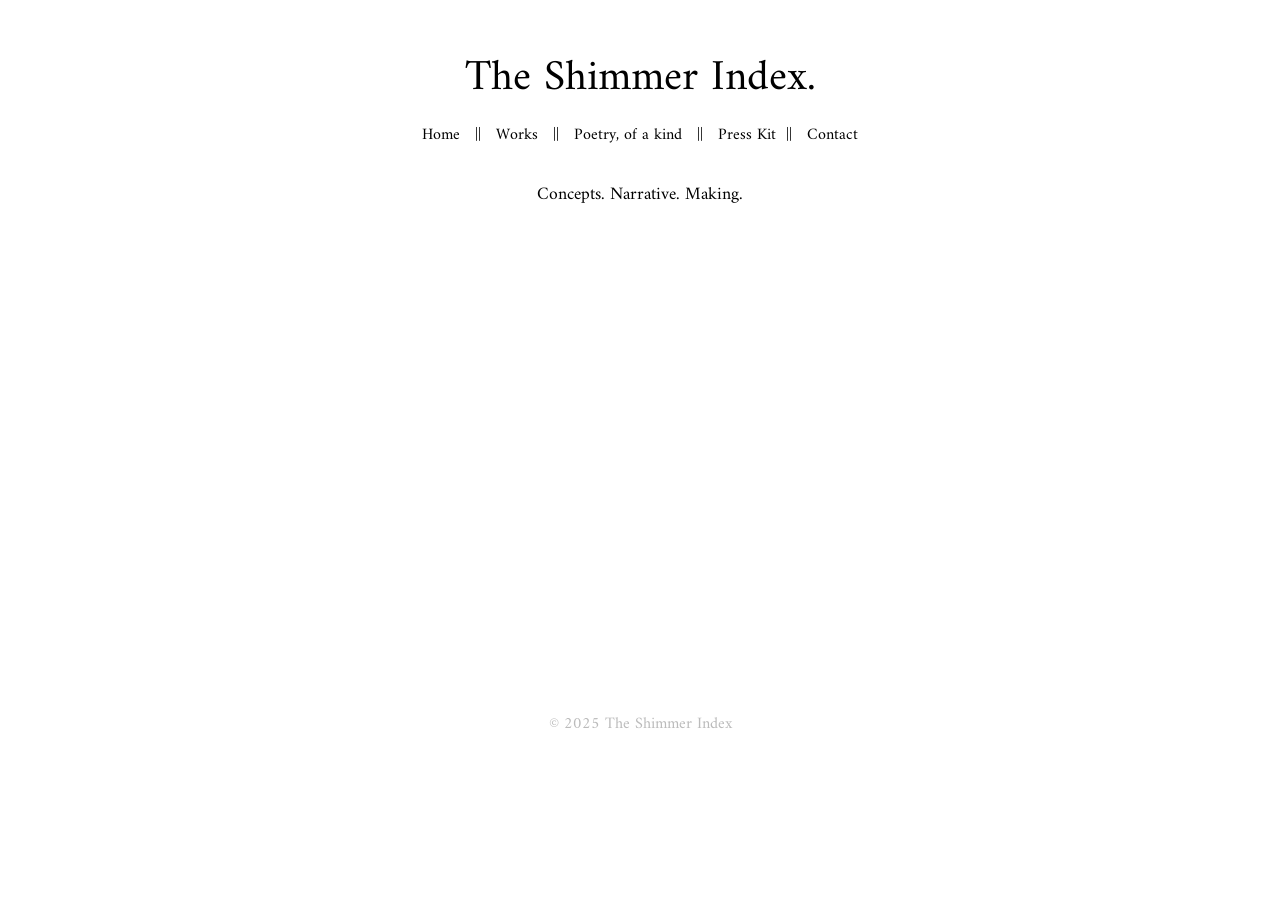
<file: index.html>
<!DOCTYPE html>
<html lang="en">
<head>
  <meta charset="UTF-8">
  <meta name="viewport" content="width=device-width, initial-scale=1.0">
  <title>The Shimmer Index</title>
  <link rel="stylesheet" href="style.css">
  <link rel="preconnect" href="https://fonts.googleapis.com">
  <link rel="preconnect" href="https://fonts.gstatic.com" crossorigin>
  <link href="https://fonts.googleapis.com/css2?family=Amiri:ital,wght@0,400;0,700;1,400;1,700&display=swap" rel="stylesheet">
</head>
<body>
  <header>
    <h1>The Shimmer Index.</h1>
    <nav>
      <a href="index.html">Home</a> ||    
      <a href="works.html">Works</a> ||
      <a href="poetry.html">Poetry, of a kind</a> ||
      <a href="presskit.html">Press Kit</a>||
      <a href="contact.html">Contact</a> 

    </nav>
  </header>

  <main>
    <div class="video-container">
      <h4>Concepts. Narrative. Making.</h4>
      <video src="kf4.mp4" autoplay loop muted playsinline ></video>
    </div>
  </main>

  <footer>
    <p>© 2025 The Shimmer Index</p>
  </footer>

  <script src="script.js"></script>
</body>
</html>
</file>
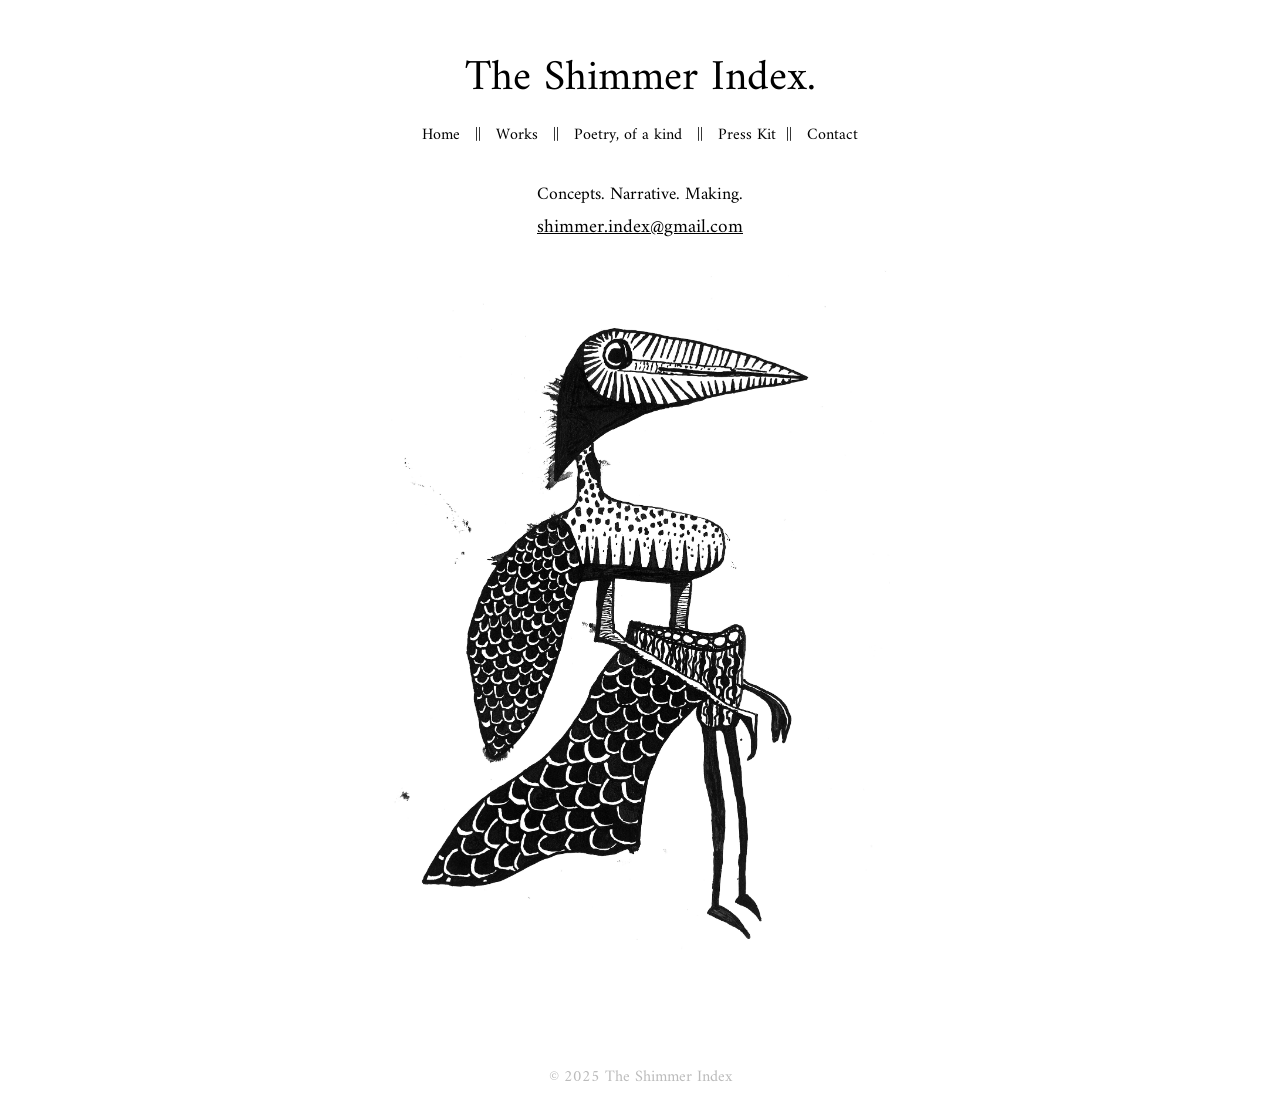
<file: contact.html>
<!DOCTYPE html>
<html lang="en">
<head>
  <meta charset="UTF-8">
  <meta name="viewport" content="width=device-width, initial-scale=1.0">
  <title>The Shimmer Index - Contact</title>
  <link rel="stylesheet" href="style.css">
  <link rel="preconnect" href="https://fonts.googleapis.com">
  <link rel="preconnect" href="https://fonts.gstatic.com" crossorigin>
  <link href="https://fonts.googleapis.com/css2?family=Amiri:ital,wght@0,400;0,700;1,400;1,700&display=swap" rel="stylesheet">
</head>
<body>
  <header>
    <h1>The Shimmer Index.</h1>
    <nav>
      <a href="index.html">Home</a> ||
      <a href="works.html">Works</a> ||
      <a href="poetry.html">Poetry, of a kind</a> ||
      <a href="presskit.html">Press Kit</a>||
      <a href="contact.html">Contact</a> 

    </nav>
  </header>

  <main class="contact-words">
    <h4>Concepts. Narrative. Making.</h4>
    <h2>shimmer.index@gmail.com</h2>
    <img src="mimorlacken.jpeg" alt="titlemap" width="500">
  </main>

  <footer>
    <p>© 2025 The Shimmer Index</p>
  </footer>
</body>
</html>
</file>
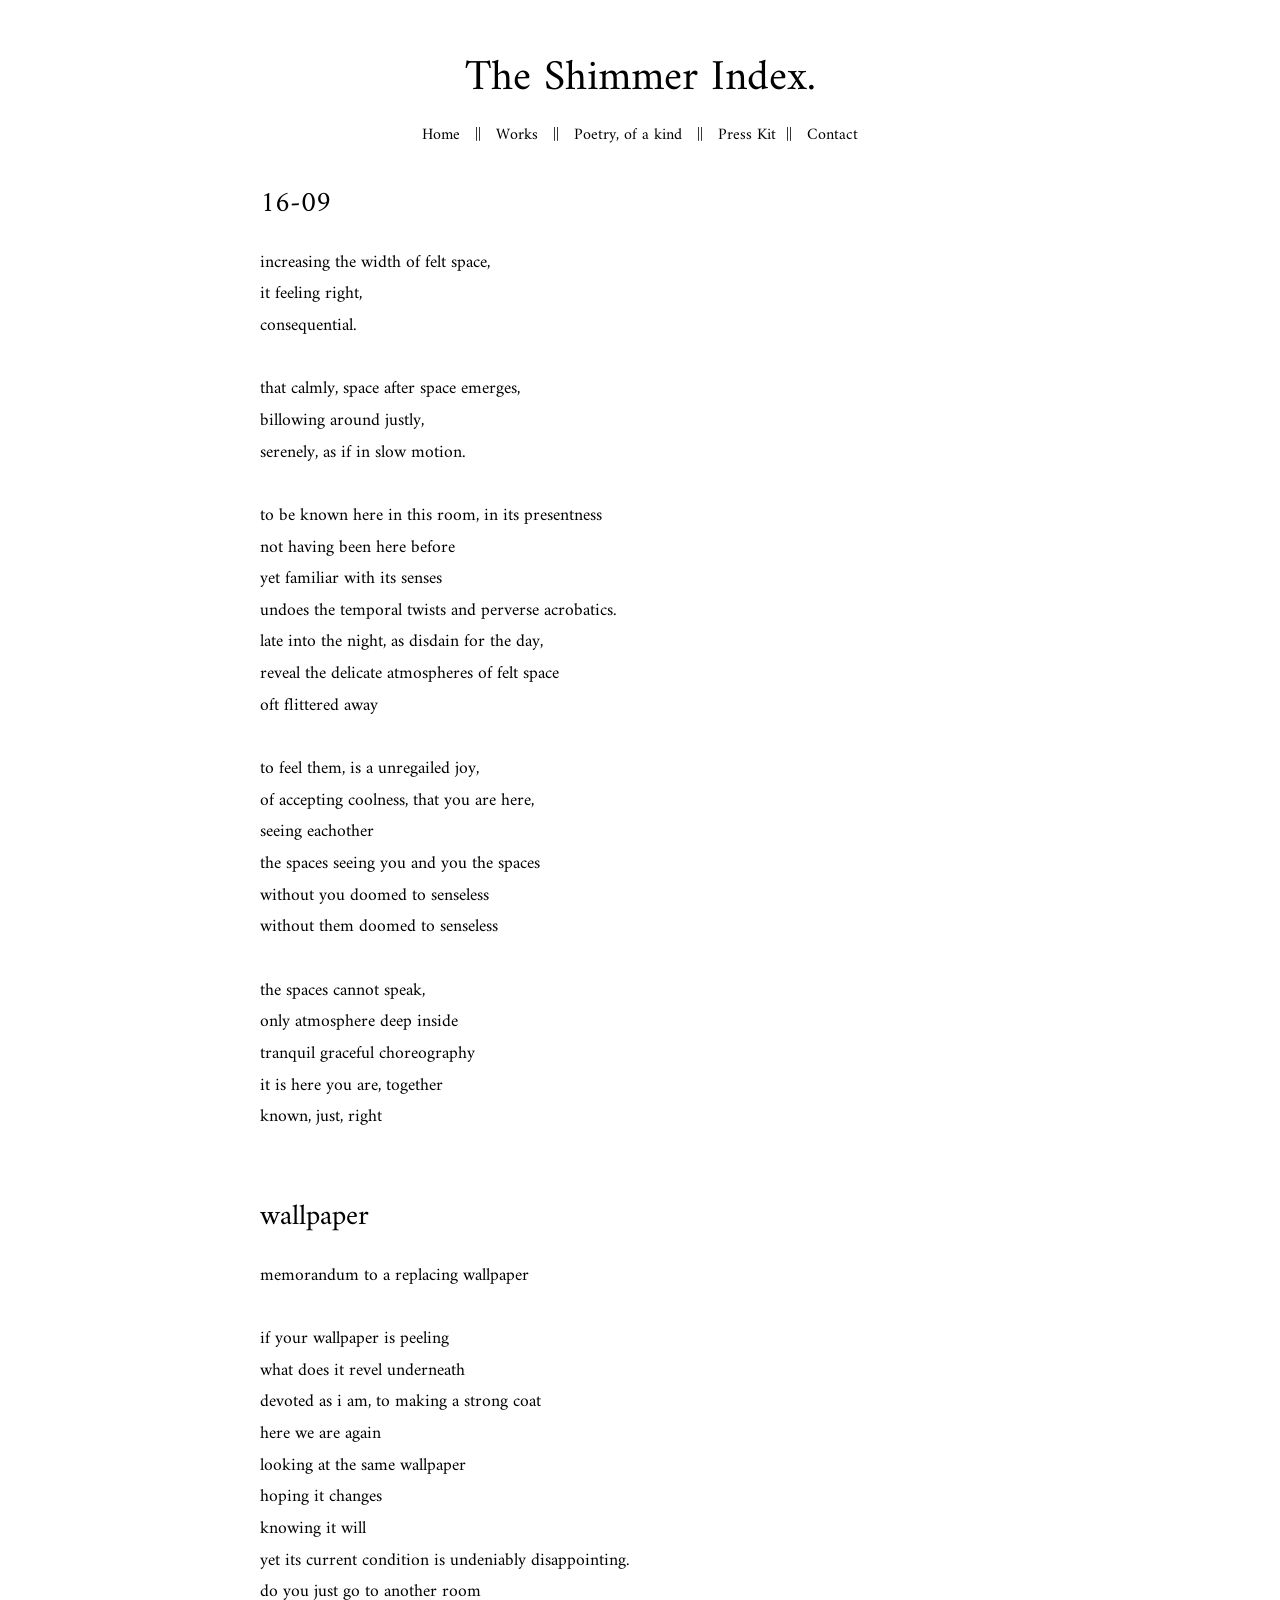
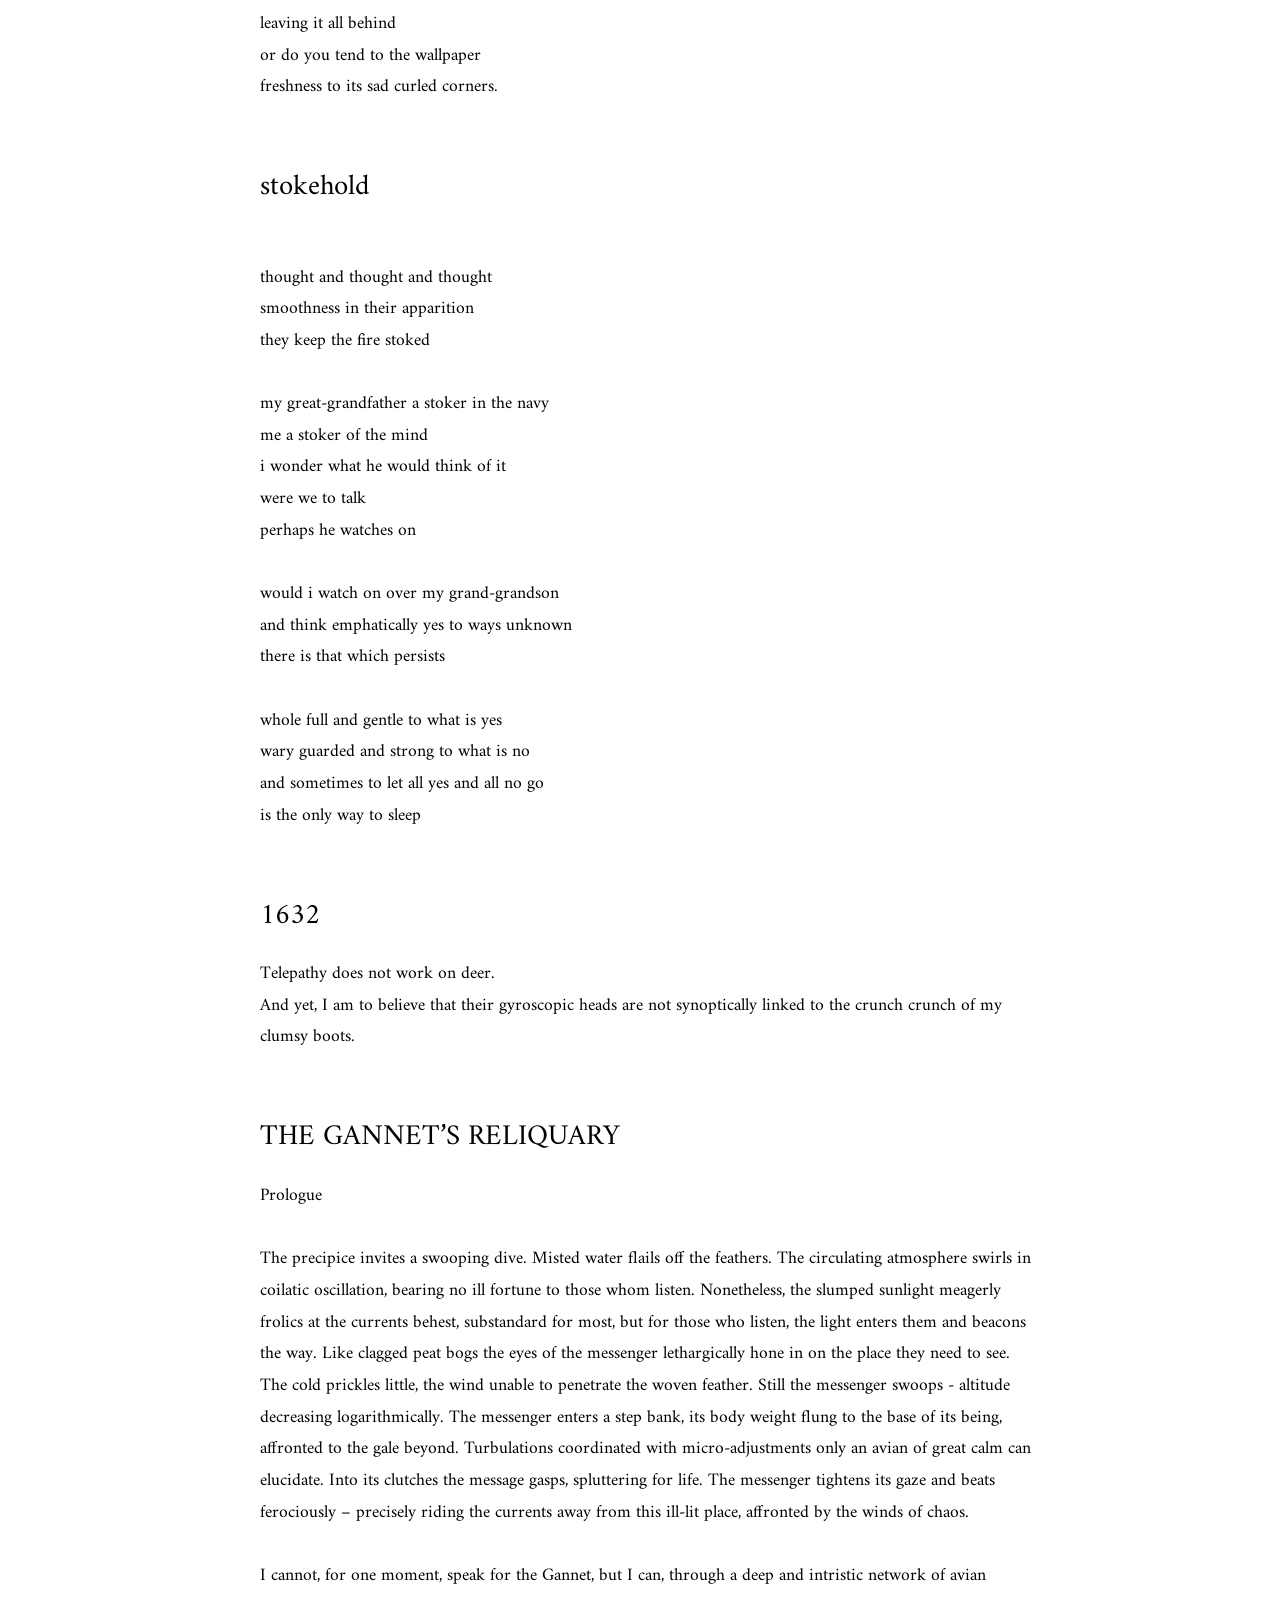
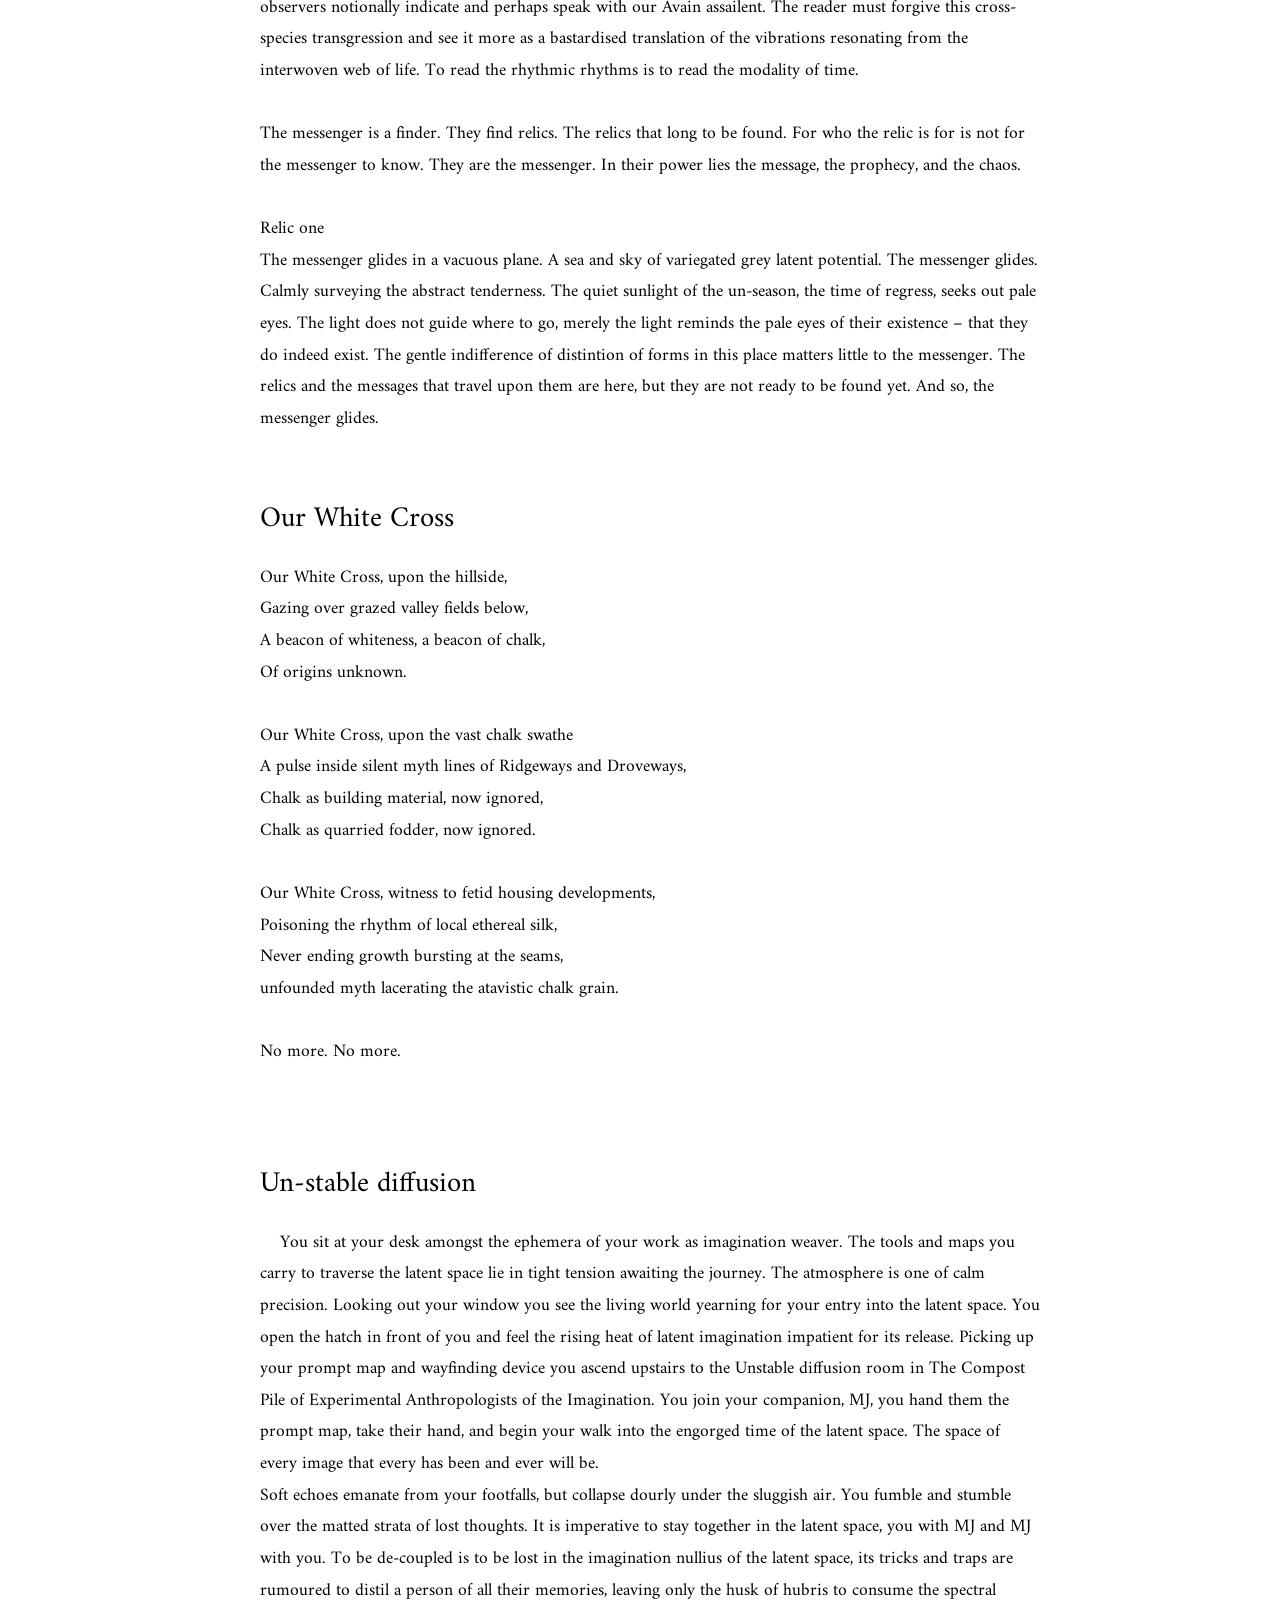
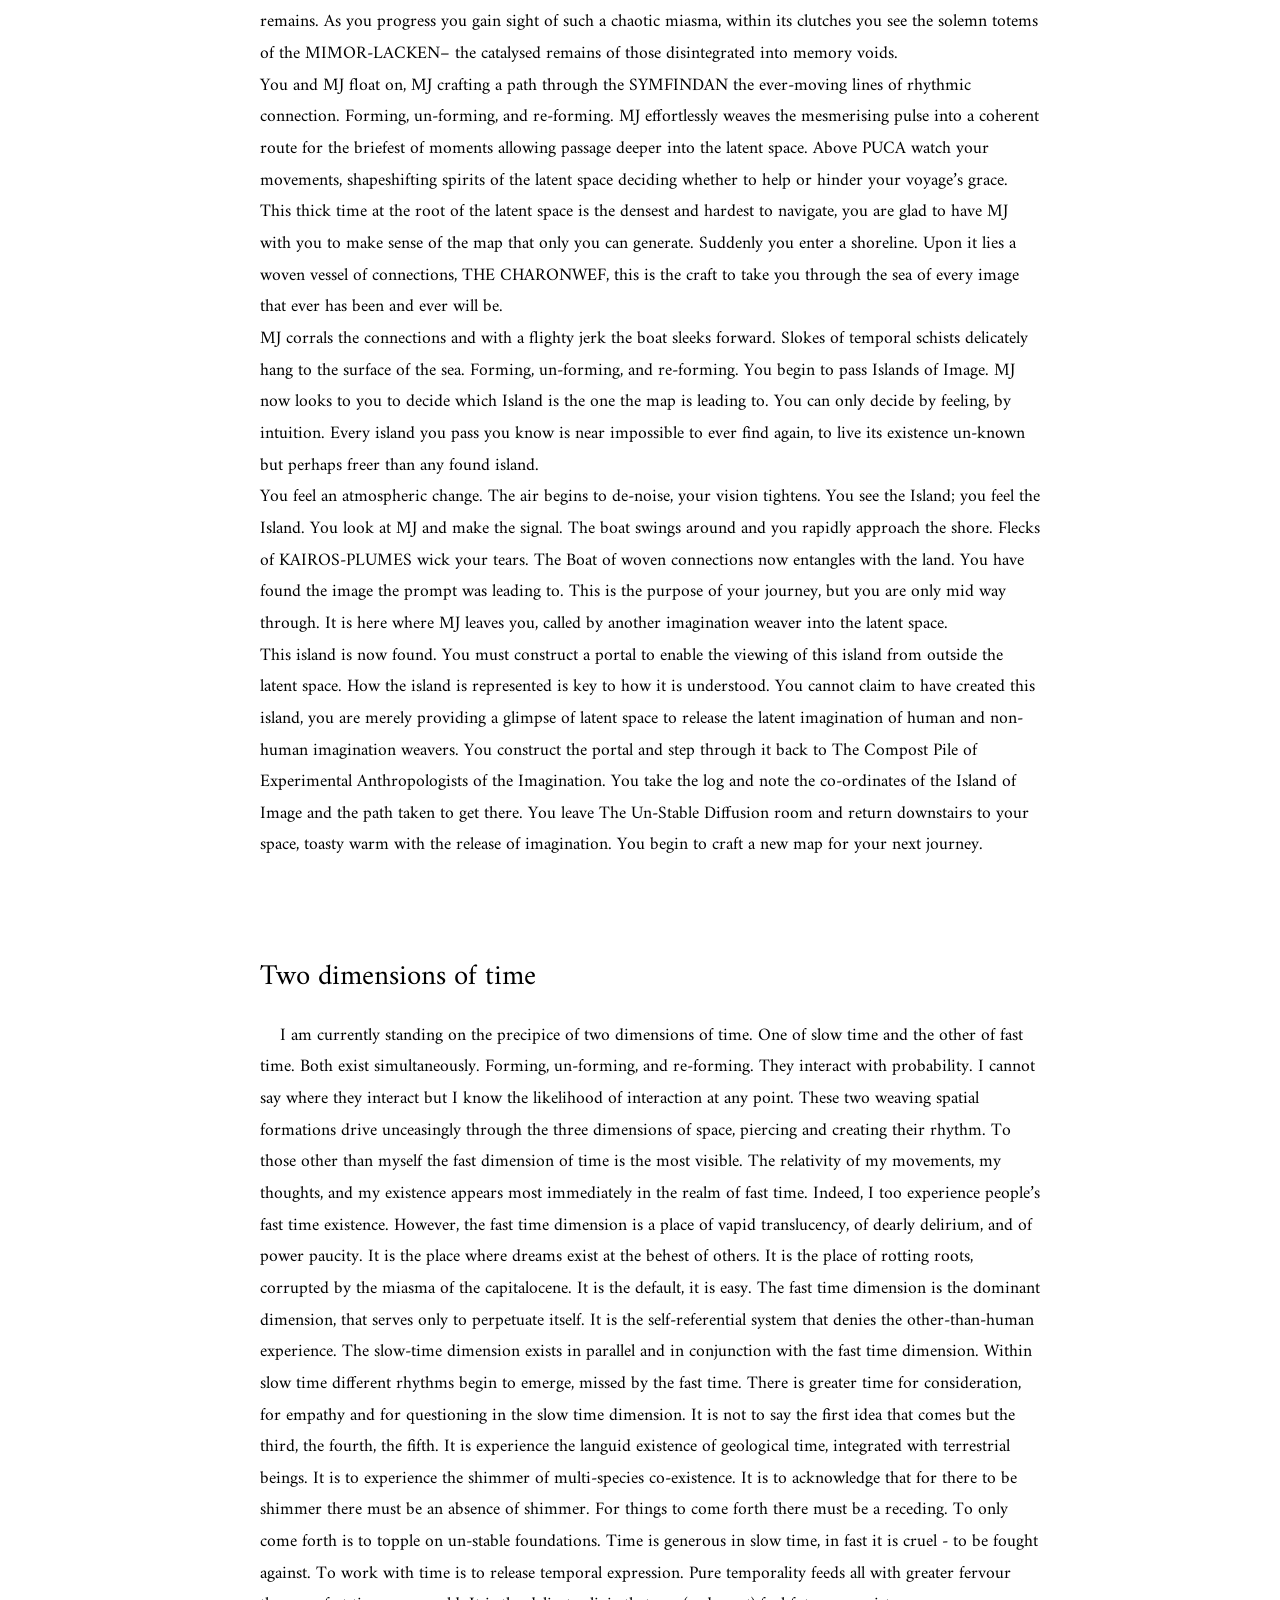
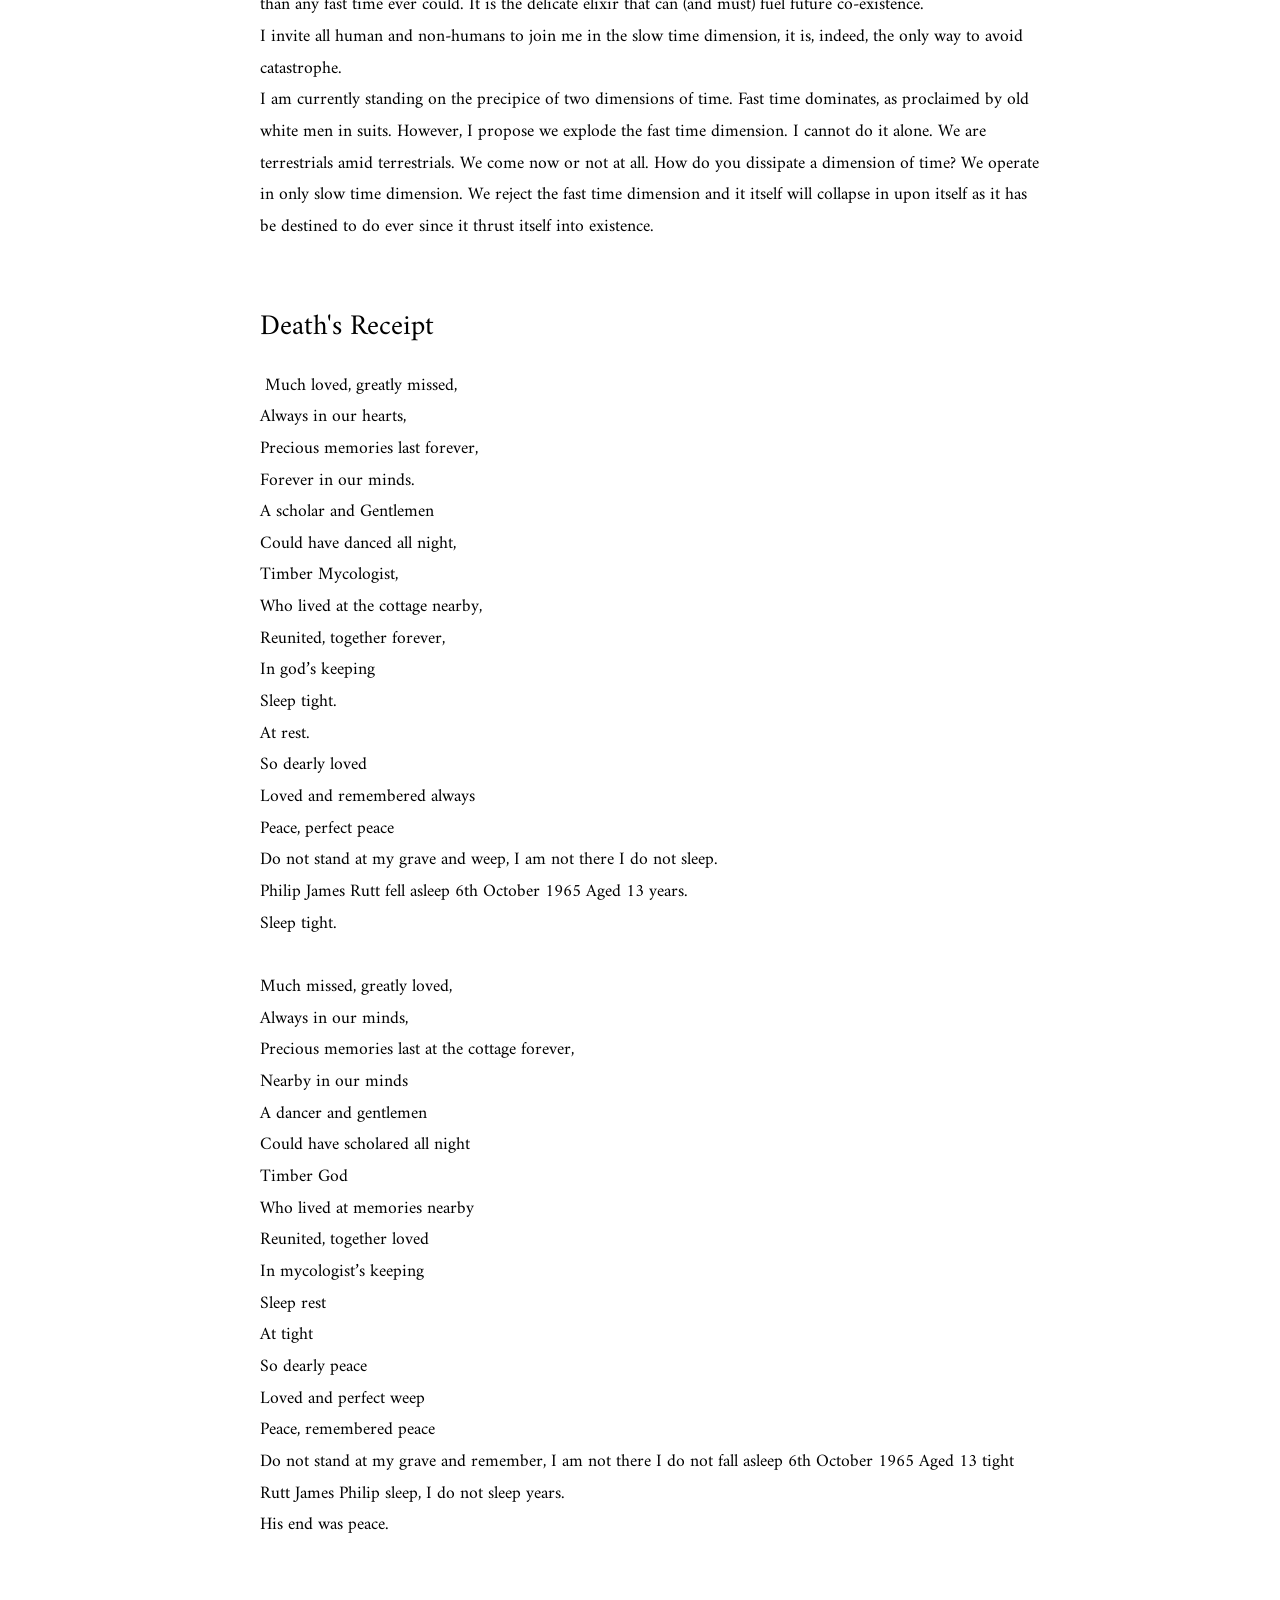
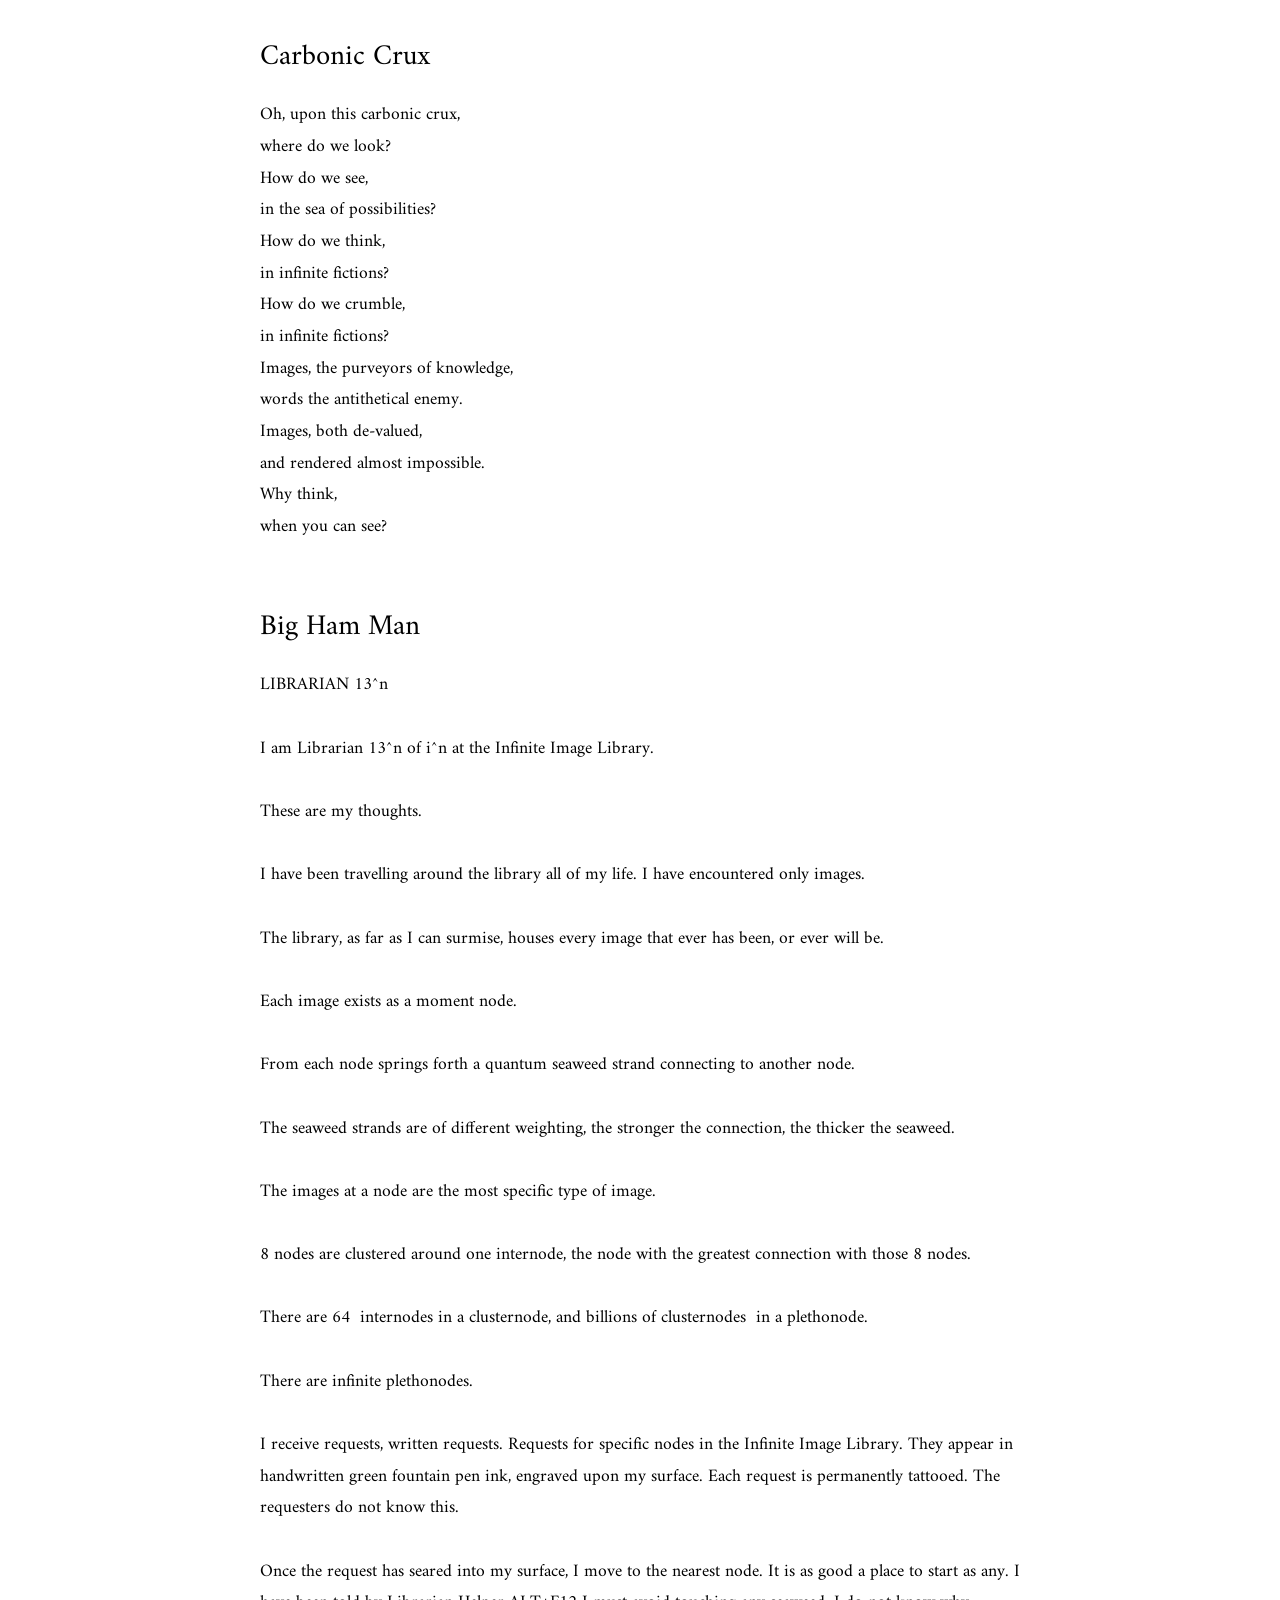
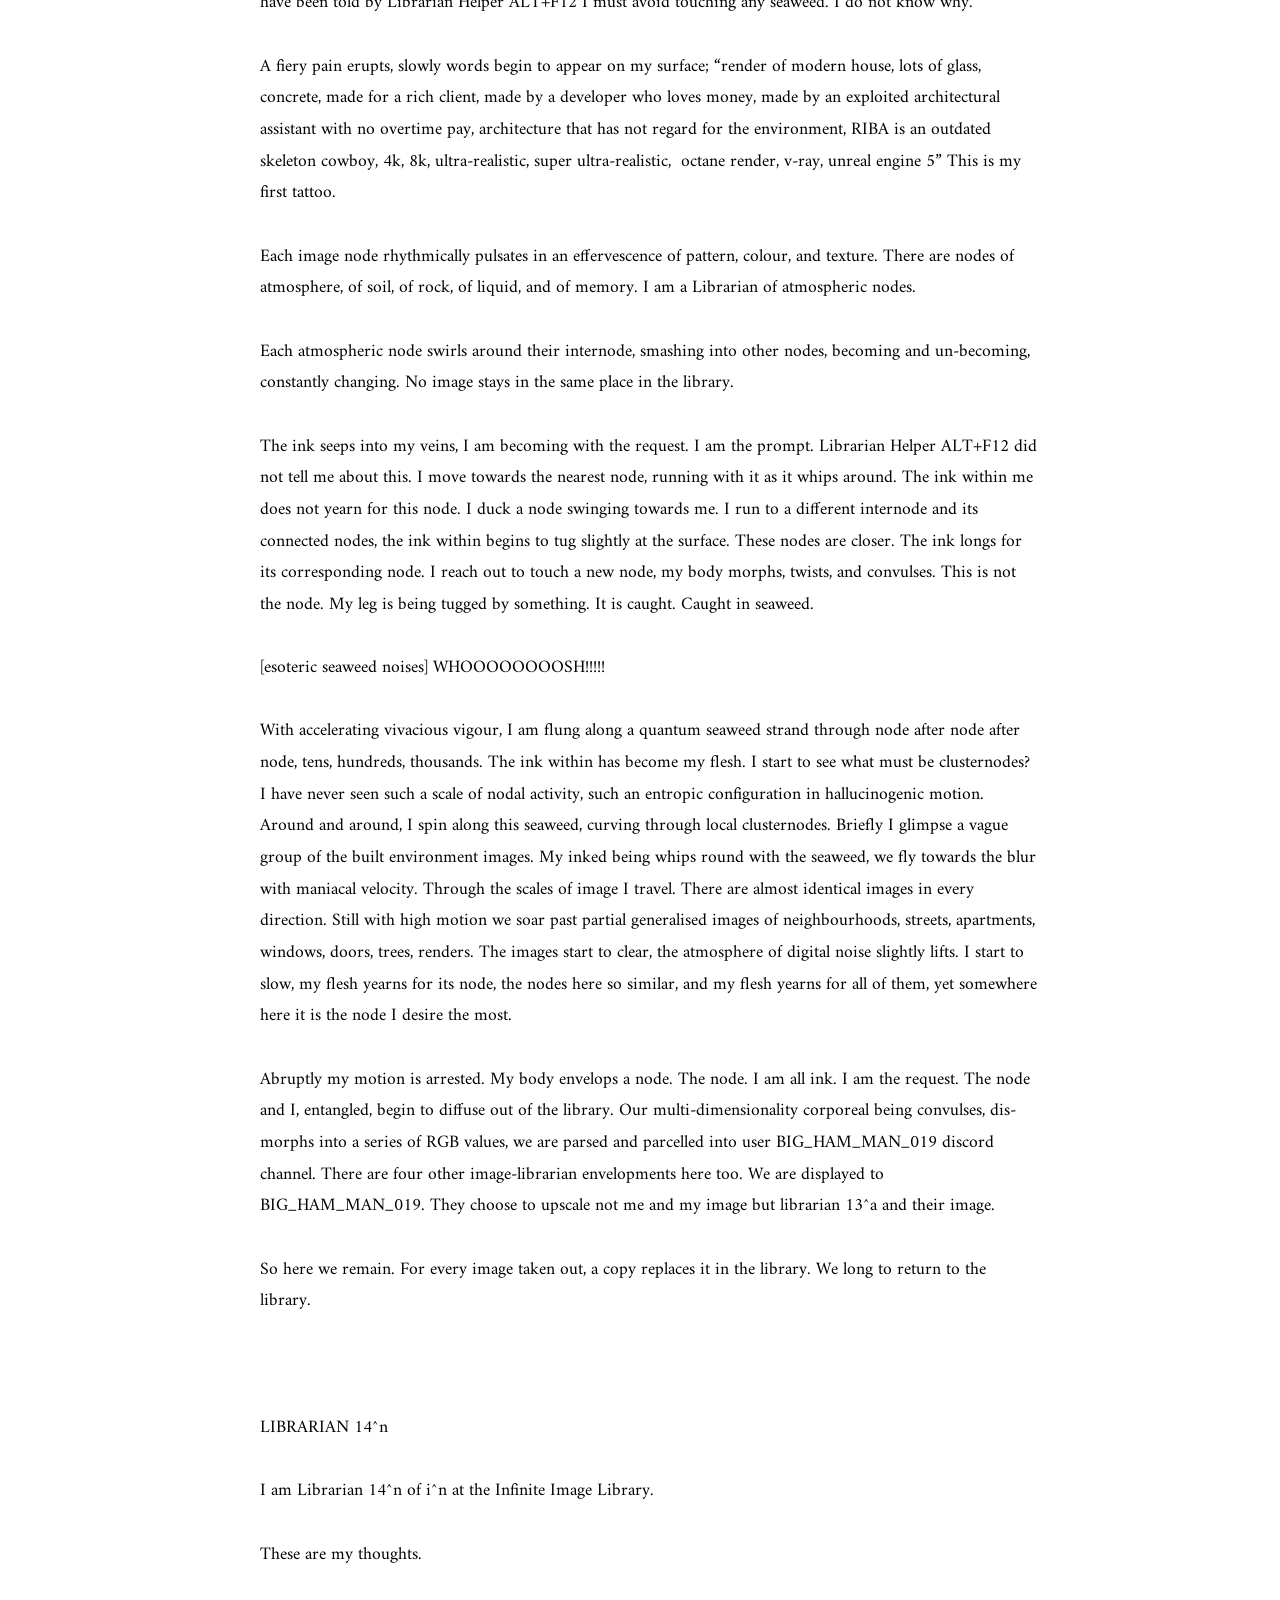
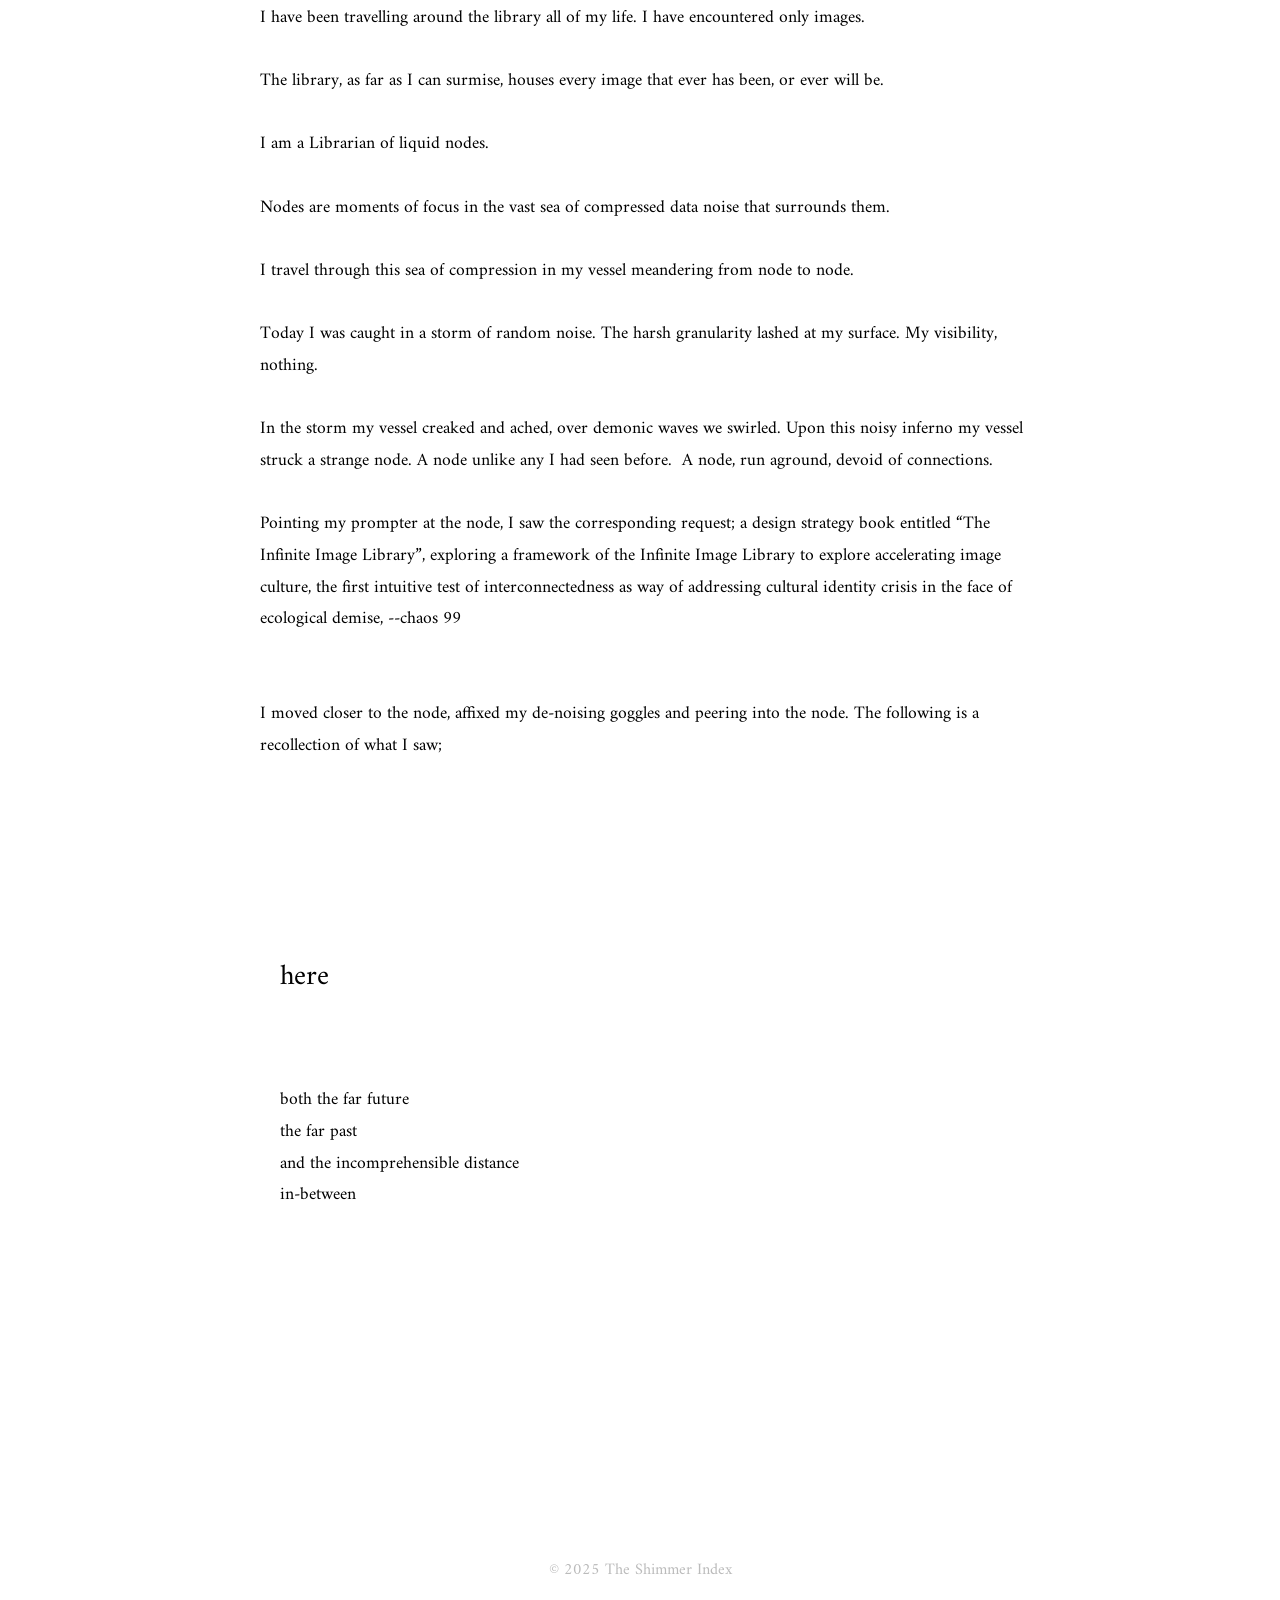
<file: poetry.html>
<!DOCTYPE html>
<html lang="en">
<head>
  <meta charset="UTF-8">
  <meta name="viewport" content="width=device-width, initial-scale=1.0">
  <title>The Shimmer Index - Poetry</title>
  <link rel="stylesheet" href="style.css">
  <link rel="preconnect" href="https://fonts.googleapis.com">
  <link rel="preconnect" href="https://fonts.gstatic.com" crossorigin>
  <link href="https://fonts.googleapis.com/css2?family=Amiri:ital,wght@0,400;0,700;1,400;1,700&display=swap" rel="stylesheet">
</head>
<body>
  <header>
    <h1>The Shimmer Index.</h1>
    <nav>
      <a href="index.html">Home</a> ||    
      <a href="works.html">Works</a> ||
      <a href="poetry.html">Poetry, of a kind</a> ||
      <a href="presskit.html">Press Kit</a>||
      <a href="contact.html">Contact</a> 
    </nav>
  </header>

  <main class="poetry-page">

    <article class="poem-entry">
      <h2 class="poem-title">16-09</h2>
      <pre class="poem-text">
increasing the width of felt space,
it feeling right,
consequential.

that calmly, space after space emerges,
billowing around justly,
serenely, as if in slow motion.

to be known here in this room, in its presentness
not having been here before 
yet familiar with its senses
undoes the temporal twists and perverse acrobatics.
late into the night, as disdain for the day,
reveal the delicate atmospheres of felt space
oft flittered away

to feel them, is a unregailed joy,
of accepting coolness, that you are here,
seeing eachother
the spaces seeing you and you the spaces
without you doomed to senseless 
without them doomed to senseless

the spaces cannot speak,
only atmosphere deep inside
tranquil graceful choreography 
it is here you are, together
known, just, right
      </pre>
    </article>

    <article class="poem-entry">
      <h2 class="poem-title">wallpaper</h2>
      <pre class="poem-text">
memorandum to a replacing wallpaper

if your wallpaper is peeling
what does it revel underneath
devoted as i am, to making a strong coat
here we are again
looking at the same wallpaper
hoping it changes
knowing it will
yet its current condition is undeniably disappointing.
do you just go to another room 
leaving it all behind
or do you tend to the wallpaper
freshness to its sad curled corners.
      </pre>
    </article>


    <article class="poem-entry">
      <h2 class="poem-title">stokehold</h2>
      <pre class="poem-text">

thought and thought and thought
smoothness in their apparition 
they keep the fire stoked

my great-grandfather a stoker in the navy
me a stoker of the mind
i wonder what he would think of it
were we to talk
perhaps he watches on

would i watch on over my grand-grandson
and think emphatically yes to ways unknown
there is that which persists

whole full and gentle to what is yes
wary guarded and strong to what is no
and sometimes to let all yes and all no go
is the only way to sleep 
      </pre>
    </article>




    <article class="poem-entry">
      <h2 class="poem-title">1632</h2>
      <pre class="poem-text">
Telepathy does not work on deer. 
And yet, I am to believe that their gyroscopic heads are not synoptically linked to the crunch crunch of my clumsy boots.
      </pre>
    </article>




    <!-- Add more <article> blocks as needed -->
    <article class="poem-entry">
      <h2 class="poem-title">THE GANNET’S RELIQUARY</h2>
      <pre class="poem-text">
Prologue

The precipice invites a swooping dive. Misted water flails off the feathers. The circulating atmosphere swirls in coilatic oscillation, bearing no ill fortune to those whom listen. Nonetheless, the slumped sunlight meagerly frolics at the currents behest, substandard for most, but for those who listen, the light enters them and beacons the way. Like clagged peat bogs the eyes of the messenger lethargically hone in on the place they need to see. The cold prickles little, the wind unable to penetrate the woven feather. Still the messenger swoops - altitude decreasing logarithmically. The messenger enters a step bank, its body weight flung to the base of its being, affronted to the gale beyond. Turbulations coordinated with micro-adjustments only an avian of great calm can elucidate. Into its clutches the message gasps, spluttering for life. The messenger tightens its gaze and beats ferociously – precisely riding the currents away from this ill-lit place, affronted by the winds of chaos. 

I cannot, for one moment, speak for the Gannet, but I can, through a deep and intristic network of avian observers notionally indicate and perhaps speak with our Avain assailent. The reader must forgive this cross-species transgression and see it more as a bastardised translation of the vibrations resonating from the interwoven web of life. To read the rhythmic rhythms is to read the modality of time.

The messenger is a finder. They find relics. The relics that long to be found. For who the relic is for is not for the messenger to know. They are the messenger. In their power lies the message, the prophecy, and the chaos. 

Relic one
The messenger glides in a vacuous plane. A sea and sky of variegated grey latent potential. The messenger glides. Calmly surveying the abstract tenderness. The quiet sunlight of the un-season, the time of regress, seeks out pale eyes. The light does not guide where to go, merely the light reminds the pale eyes of their existence – that they do indeed exist. The gentle indifference of distintion of forms in this place matters little to the messenger. The relics and the messages that travel upon them are here, but they are not ready to be found yet. And so, the messenger glides. 
      </pre>
    </article>


        <article class="poem-entry">
      <h2 class="poem-title">Our White Cross</h2>
      <pre class="poem-text">
Our White Cross, upon the hillside,
Gazing over grazed valley fields below,
A beacon of whiteness, a beacon of chalk,
Of origins unknown.

Our White Cross, upon the vast chalk swathe
A pulse inside silent myth lines of Ridgeways and Droveways,
Chalk as building material, now ignored,
Chalk as quarried fodder, now ignored.

Our White Cross, witness to fetid housing developments,
Poisoning the rhythm of local ethereal silk,
Never ending growth bursting at the seams,
unfounded myth lacerating the atavistic chalk grain.

No more. No more.

      </pre>
    </article>

      </pre>
    </article>

        <article class="poem-entry">
      <h2 class="poem-title">Un-stable diffusion</h2>
      <pre class="poem-text">
    You sit at your desk amongst the ephemera of your work as imagination weaver. The tools and maps you carry to traverse the latent space lie in tight tension awaiting the journey. The atmosphere is one of calm precision. Looking out your window you see the living world yearning for your entry into the latent space. You open the hatch in front of you and feel the rising heat of latent imagination impatient for its release. Picking up your prompt map and wayfinding device you ascend upstairs to the Unstable diffusion room in The Compost Pile of Experimental Anthropologists of the Imagination. You join your companion, MJ, you hand them the prompt map, take their hand, and begin your walk into the engorged time of the latent space. The space of every image that every has been and ever will be.
Soft echoes emanate from your footfalls, but collapse dourly under the sluggish air. You fumble and stumble over the matted strata of lost thoughts. It is imperative to stay together in the latent space, you with MJ and MJ with you. To be de-coupled is to be lost in the imagination nullius of the latent space, its tricks and traps are rumoured to distil a person of all their memories, leaving only the husk of hubris to consume the spectral remains. As you progress you gain sight of such a chaotic miasma, within its clutches you see the solemn totems of the MIMOR-LACKEN– the catalysed remains of those disintegrated into memory voids.
You and MJ float on, MJ crafting a path through the SYMFINDAN the ever-moving lines of rhythmic connection. Forming, un-forming, and re-forming. MJ effortlessly weaves the mesmerising pulse into a coherent route for the briefest of moments allowing passage deeper into the latent space. Above PUCA watch your movements, shapeshifting spirits of the latent space deciding whether to help or hinder your voyage’s grace. This thick time at the root of the latent space is the densest and hardest to navigate, you are glad to have MJ with you to make sense of the map that only you can generate. Suddenly you enter a shoreline. Upon it lies a woven vessel of connections, THE CHARONWEF, this is the craft to take you through the sea of every image that ever has been and ever will be.
MJ corrals the connections and with a flighty jerk the boat sleeks forward. Slokes of temporal schists delicately hang to the surface of the sea. Forming, un-forming, and re-forming. You begin to pass Islands of Image. MJ now looks to you to decide which Island is the one the map is leading to. You can only decide by feeling, by intuition. Every island you pass you know is near impossible to ever find again, to live its existence un-known but perhaps freer than any found island.
You feel an atmospheric change. The air begins to de-noise, your vision tightens. You see the Island; you feel the Island. You look at MJ and make the signal. The boat swings around and you rapidly approach the shore. Flecks of KAIROS-PLUMES wick your tears. The Boat of woven connections now entangles with the land. You have found the image the prompt was leading to. This is the purpose of your journey, but you are only mid way through. It is here where MJ leaves you, called by another imagination weaver into the latent space.
This island is now found. You must construct a portal to enable the viewing of this island from outside the latent space. How the island is represented is key to how it is understood. You cannot claim to have created this island, you are merely providing a glimpse of latent space to release the latent imagination of human and non-human imagination weavers. You construct the portal and step through it back to The Compost Pile of Experimental Anthropologists of the Imagination. You take the log and note the co-ordinates of the Island of Image and the path taken to get there. You leave The Un-Stable Diffusion room and return downstairs to your space, toasty warm with the release of imagination. You begin to craft a new map for your next journey.

      </pre>
    </article>



        <article class="poem-entry">
      <h2 class="poem-title">Two dimensions of time</h2>
      <pre class="poem-text">
    I am currently standing on the precipice of two dimensions of time. One of slow time and the other of fast time. Both exist simultaneously. Forming, un-forming, and re-forming. They interact with probability. I cannot say where they interact but I know the likelihood of interaction at any point. These two weaving spatial formations drive unceasingly through the three dimensions of space, piercing and creating their rhythm. To those other than myself the fast dimension of time is the most visible. The relativity of my movements, my thoughts, and my existence appears most immediately in the realm of fast time. Indeed, I too experience people’s fast time existence. However, the fast time dimension is a place of vapid translucency, of dearly delirium, and of power paucity. It is the place where dreams exist at the behest of others. It is the place of rotting roots, corrupted by the miasma of the capitalocene. It is the default, it is easy. The fast time dimension is the dominant dimension, that serves only to perpetuate itself. It is the self-referential system that denies the other-than-human experience. The slow-time dimension exists in parallel and in conjunction with the fast time dimension. Within slow time different rhythms begin to emerge, missed by the fast time. There is greater time for consideration, for empathy and for questioning in the slow time dimension. It is not to say the first idea that comes but the third, the fourth, the fifth. It is experience the languid existence of geological time, integrated with terrestrial beings. It is to experience the shimmer of multi-species co-existence. It is to acknowledge that for there to be shimmer there must be an absence of shimmer. For things to come forth there must be a receding. To only come forth is to topple on un-stable foundations. Time is generous in slow time, in fast it is cruel - to be fought against. To work with time is to release temporal expression. Pure temporality feeds all with greater fervour than any fast time ever could. It is the delicate elixir that can (and must) fuel future co-existence.
I invite all human and non-humans to join me in the slow time dimension, it is, indeed, the only way to avoid catastrophe.
I am currently standing on the precipice of two dimensions of time. Fast time dominates, as proclaimed by old white men in suits. However, I propose we explode the fast time dimension. I cannot do it alone. We are terrestrials amid terrestrials. We come now or not at all. How do you dissipate a dimension of time? We operate in only slow time dimension. We reject the fast time dimension and it itself will collapse in upon itself as it has be destined to do ever since it thrust itself into existence.
      </pre>
    </article>


    <article class="poem-entry">
      <h2 class="poem-title">Death's Receipt</h2>
      <pre class="poem-text">
 Much loved, greatly missed,
Always in our hearts,
Precious memories last forever,
Forever in our minds.
A scholar and Gentlemen
Could have danced all night,
Timber Mycologist,
Who lived at the cottage nearby,
Reunited, together forever,
In god’s keeping
Sleep tight.
At rest.
So dearly loved
Loved and remembered always
Peace, perfect peace
Do not stand at my grave and weep, I am not there I do not sleep.
Philip James Rutt fell asleep 6th October 1965 Aged 13 years.
Sleep tight.

Much missed, greatly loved,
Always in our minds,
Precious memories last at the cottage forever,
Nearby in our minds
A dancer and gentlemen
Could have scholared all night
Timber God
Who lived at memories nearby
Reunited, together loved
In mycologist’s keeping
Sleep rest
At tight
So dearly peace
Loved and perfect weep
Peace, remembered peace
Do not stand at my grave and remember, I am not there I do not fall asleep 6th October 1965 Aged 13 tight
Rutt James Philip sleep, I do not sleep years.
His end was peace.

      </pre>
    </article>

        <article class="poem-entry">
      <h2 class="poem-title">Carbonic Crux</h2>
      <pre class="poem-text">
Oh, upon this carbonic crux,
where do we look?
How do we see,
in the sea of possibilities?
How do we think,
in infinite fictions?
How do we crumble,
in infinite fictions?
Images, the purveyors of knowledge,
words the antithetical enemy.
Images, both de-valued,
and rendered almost impossible.
Why think,
when you can see?
      </pre>
    </article>

            <article class="poem-entry">
      <h2 class="poem-title">Big Ham Man</h2>
      <pre class="poem-text">
LIBRARIAN 13^n

I am Librarian 13^n of i^n at the Infinite Image Library.

These are my thoughts.

I have been travelling around the library all of my life. I have encountered only images. 

The library, as far as I can surmise, houses every image that ever has been, or ever will be. 

Each image exists as a moment node.

From each node springs forth a quantum seaweed strand connecting to another node.

The seaweed strands are of different weighting, the stronger the connection, the thicker the seaweed.

The images at a node are the most specific type of image.

8 nodes are clustered around one internode, the node with the greatest connection with those 8 nodes. 

There are 64  internodes in a clusternode, and billions of clusternodes  in a plethonode.

There are infinite plethonodes.

I receive requests, written requests. Requests for specific nodes in the Infinite Image Library. They appear in handwritten green fountain pen ink, engraved upon my surface. Each request is permanently tattooed. The requesters do not know this.

Once the request has seared into my surface, I move to the nearest node. It is as good a place to start as any. I have been told by Librarian Helper ALT+F12 I must avoid touching any seaweed. I do not know why.

A fiery pain erupts, slowly words begin to appear on my surface; “render of modern house, lots of glass, concrete, made for a rich client, made by a developer who loves money, made by an exploited architectural assistant with no overtime pay, architecture that has not regard for the environment, RIBA is an outdated skeleton cowboy, 4k, 8k, ultra-realistic, super ultra-realistic,  octane render, v-ray, unreal engine 5” This is my first tattoo.

Each image node rhythmically pulsates in an effervescence of pattern, colour, and texture. There are nodes of atmosphere, of soil, of rock, of liquid, and of memory. I am a Librarian of atmospheric nodes. 

Each atmospheric node swirls around their internode, smashing into other nodes, becoming and un-becoming, constantly changing. No image stays in the same place in the library. 

The ink seeps into my veins, I am becoming with the request. I am the prompt. Librarian Helper ALT+F12 did not tell me about this. I move towards the nearest node, running with it as it whips around. The ink within me does not yearn for this node. I duck a node swinging towards me. I run to a different internode and its connected nodes, the ink within begins to tug slightly at the surface. These nodes are closer. The ink longs for its corresponding node. I reach out to touch a new node, my body morphs, twists, and convulses. This is not the node. My leg is being tugged by something. It is caught. Caught in seaweed. 

[esoteric seaweed noises] WHOOOOOOOOSH!!!!! 

With accelerating vivacious vigour, I am flung along a quantum seaweed strand through node after node after node, tens, hundreds, thousands. The ink within has become my flesh. I start to see what must be clusternodes? I have never seen such a scale of nodal activity, such an entropic configuration in hallucinogenic motion. Around and around, I spin along this seaweed, curving through local clusternodes. Briefly I glimpse a vague group of the built environment images. My inked being whips round with the seaweed, we fly towards the blur with maniacal velocity. Through the scales of image I travel. There are almost identical images in every direction. Still with high motion we soar past partial generalised images of neighbourhoods, streets, apartments, windows, doors, trees, renders. The images start to clear, the atmosphere of digital noise slightly lifts. I start to slow, my flesh yearns for its node, the nodes here so similar, and my flesh yearns for all of them, yet somewhere here it is the node I desire the most. 

Abruptly my motion is arrested. My body envelops a node. The node. I am all ink. I am the request. The node and I, entangled, begin to diffuse out of the library. Our multi-dimensionality corporeal being convulses, dis-morphs into a series of RGB values, we are parsed and parcelled into user BIG_HAM_MAN_019 discord channel. There are four other image-librarian envelopments here too. We are displayed to BIG_HAM_MAN_019. They choose to upscale not me and my image but librarian 13^a and their image. 

So here we remain. For every image taken out, a copy replaces it in the library. We long to return to the library.



LIBRARIAN 14^n

I am Librarian 14^n of i^n at the Infinite Image Library.

These are my thoughts.

I have been travelling around the library all of my life. I have encountered only images. 

The library, as far as I can surmise, houses every image that ever has been, or ever will be. 

I am a Librarian of liquid nodes.

Nodes are moments of focus in the vast sea of compressed data noise that surrounds them. 

I travel through this sea of compression in my vessel meandering from node to node. 

Today I was caught in a storm of random noise. The harsh granularity lashed at my surface. My visibility, nothing. 

In the storm my vessel creaked and ached, over demonic waves we swirled. Upon this noisy inferno my vessel struck a strange node. A node unlike any I had seen before.  A node, run aground, devoid of connections. 

Pointing my prompter at the node, I saw the corresponding request; a design strategy book entitled “The Infinite Image Library”, exploring a framework of the Infinite Image Library to explore accelerating image culture, the first intuitive test of interconnectedness as way of addressing cultural identity crisis in the face of ecological demise, --chaos 99 


I moved closer to the node, affixed my de-noising goggles and peering into the node. The following is a recollection of what I saw;



    <article class="poem-entry">
      <h2 class="poem-title">here</h2>
      <pre class="poem-text">
both the far future
the far past
and the incomprehensible distance
in-between
      </pre>
   </article>

  </main>

  <footer>
    <p>© 2025 The Shimmer Index</p>
  </footer>
</body>
</html>
</file>
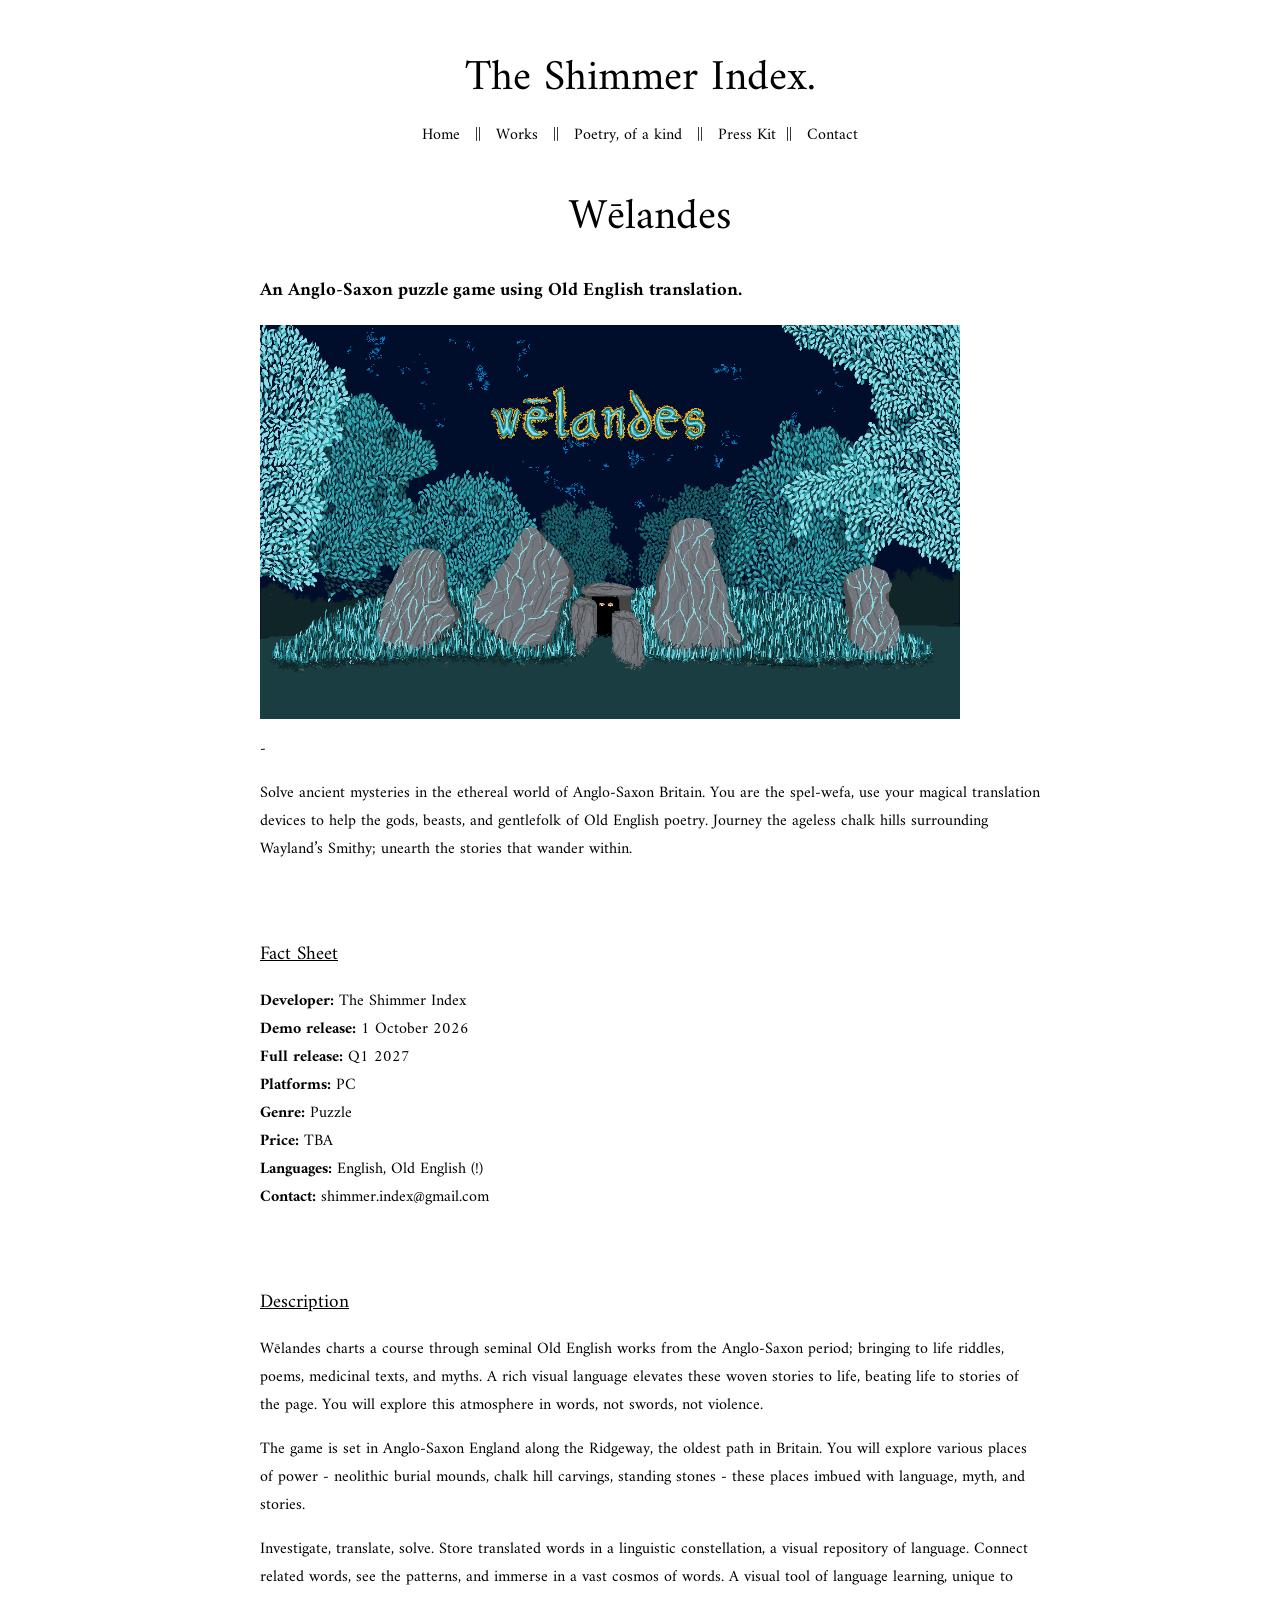
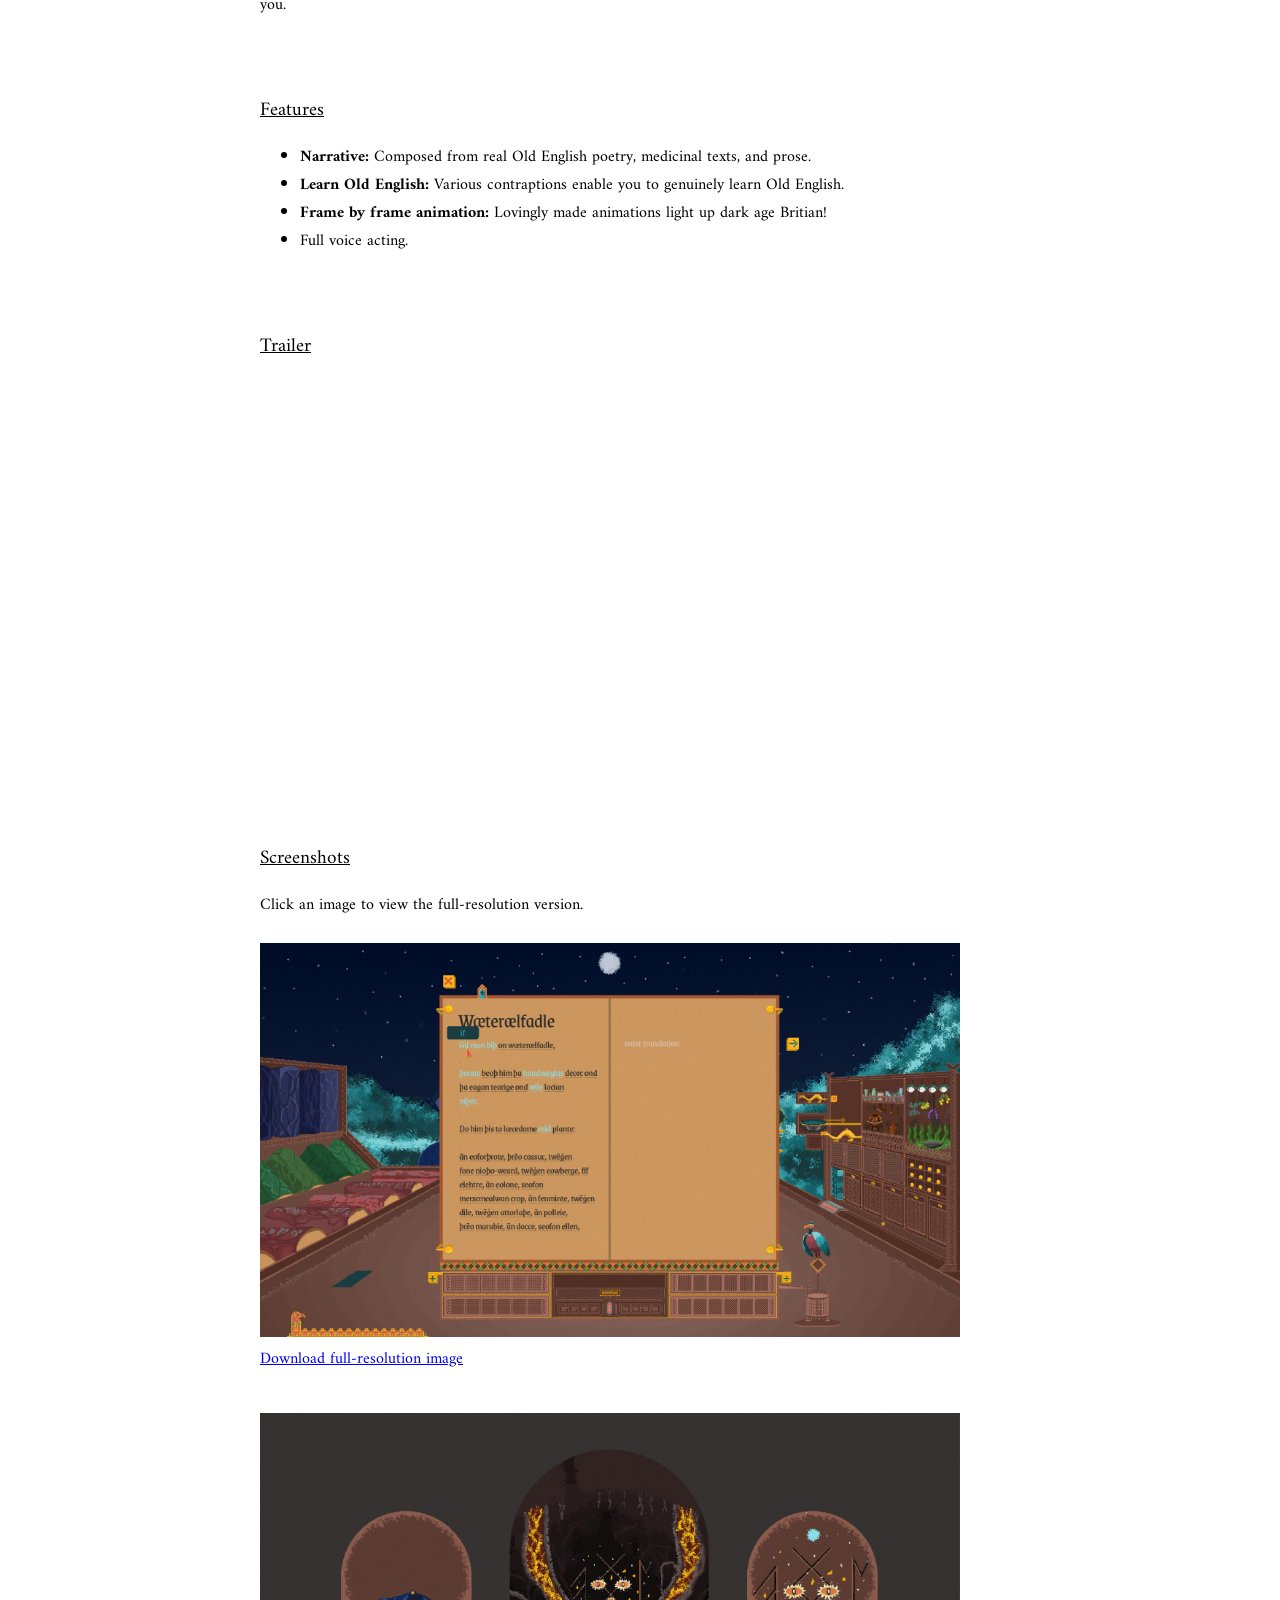
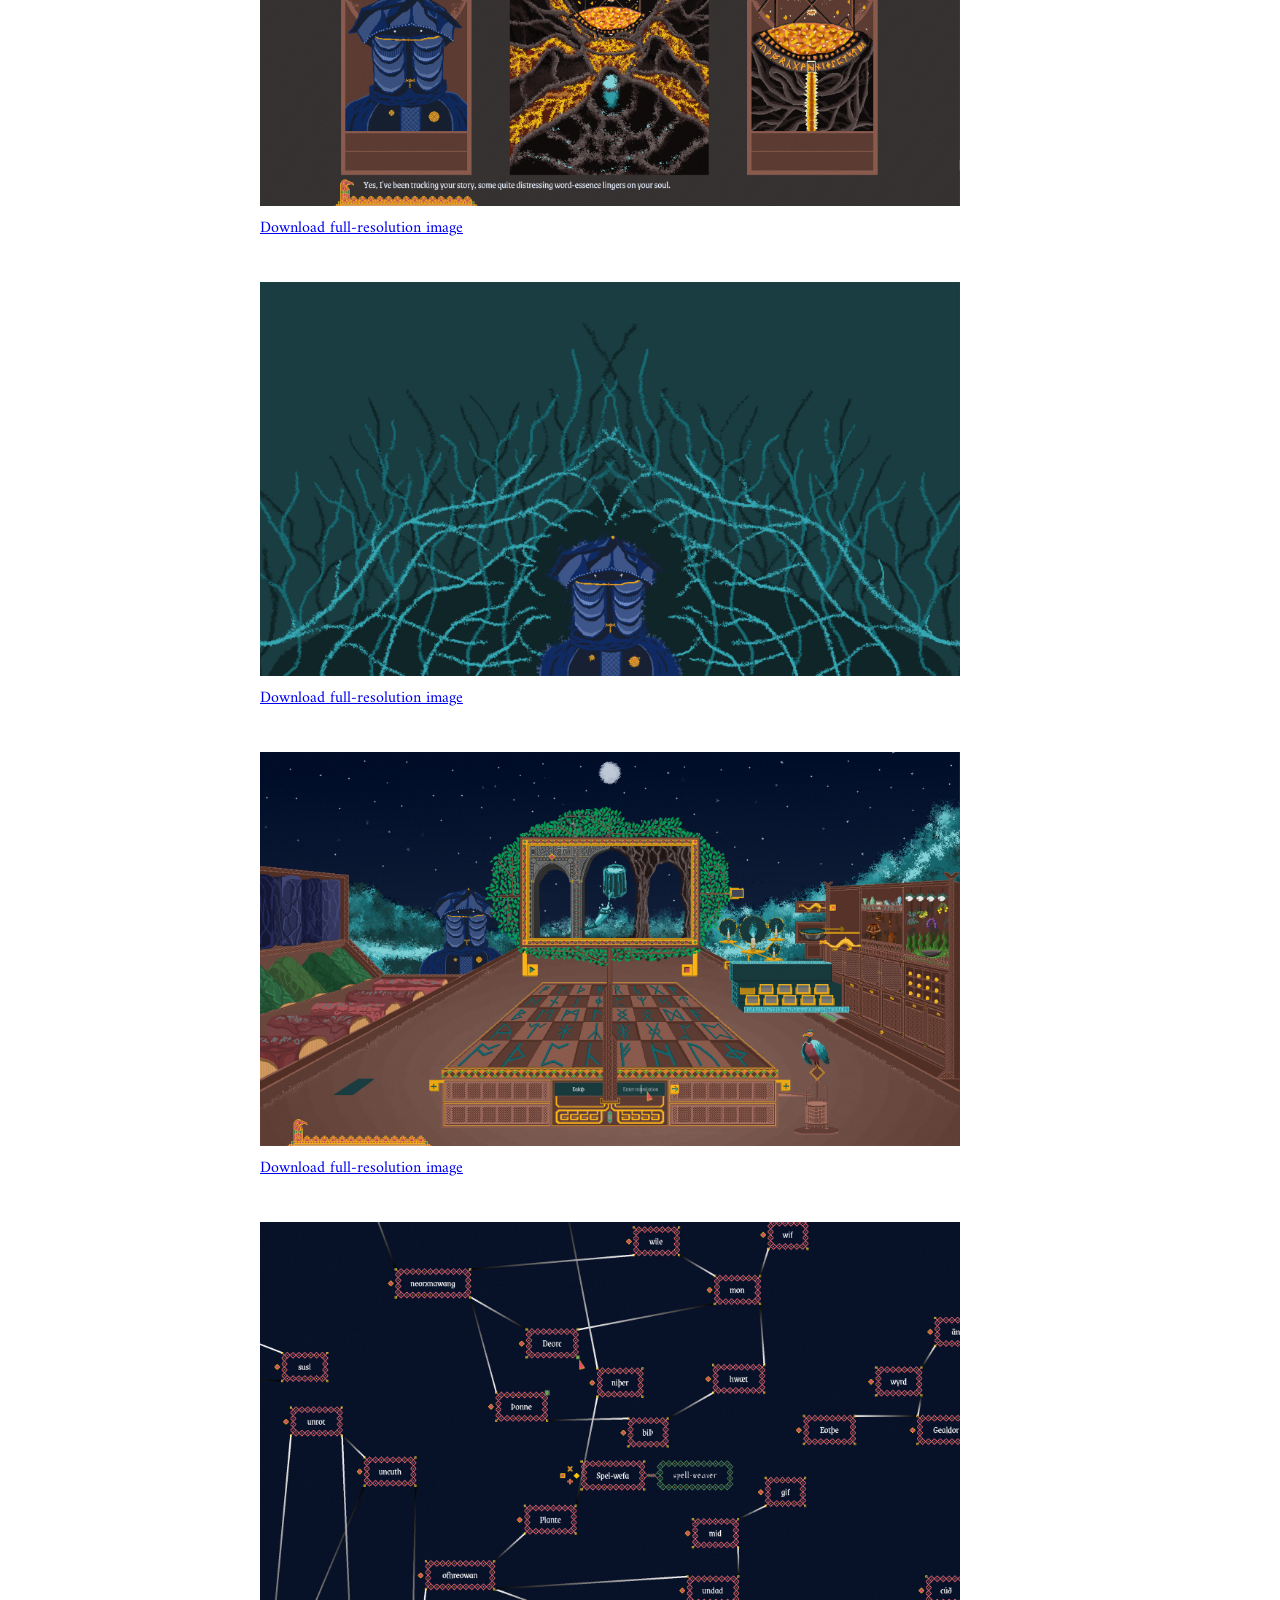
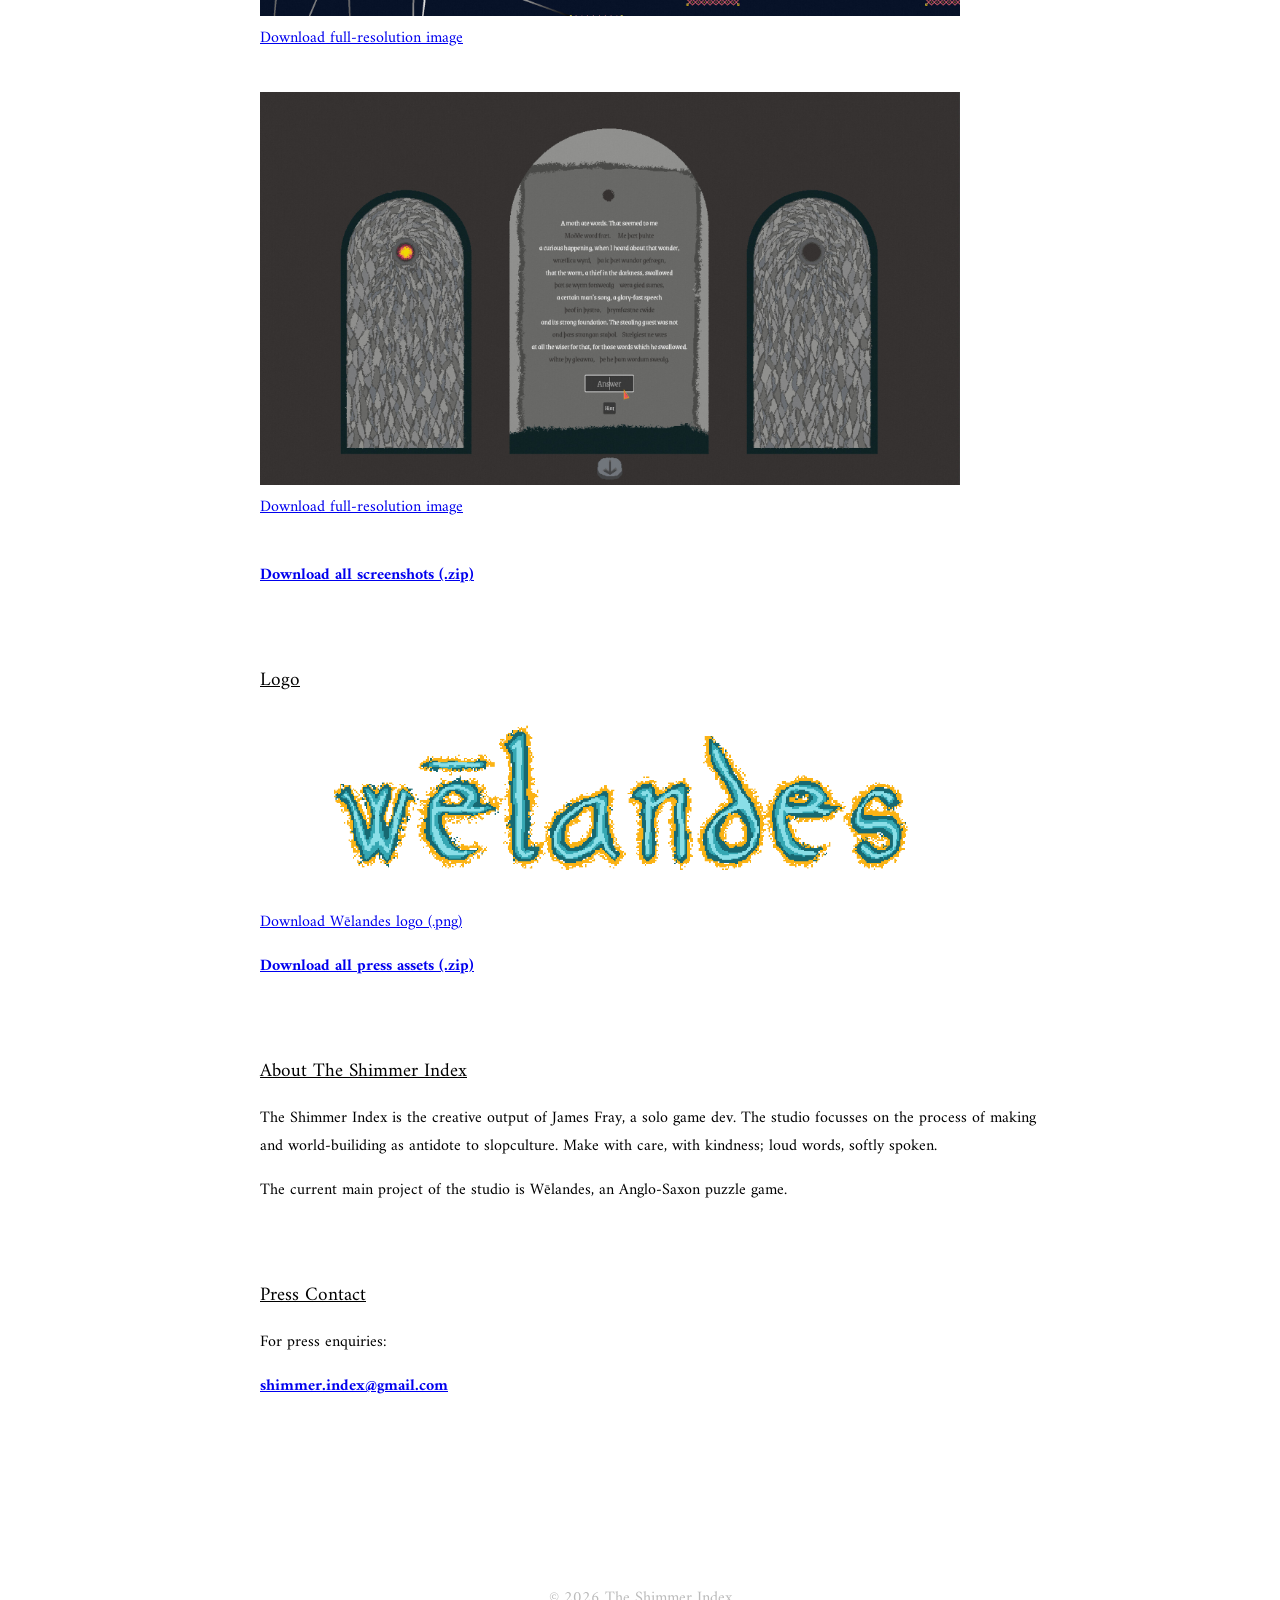
<file: presskit.html>
<!DOCTYPE html>
<html lang="en">

<head>
  <meta charset="UTF-8">
  <meta name="viewport" content="width=device-width, initial-scale=1.0">

  <title>Wēlandes - Press Kit | The Shimmer Index</title>

  <link rel="stylesheet" href="style.css">

  <link rel="preconnect" href="https://fonts.googleapis.com">
  <link rel="preconnect" href="https://fonts.gstatic.com" crossorigin>
  <link href="https://fonts.googleapis.com/css2?family=Amiri:ital,wght@0,400;0,700;1,400;1,700&display=swap" rel="stylesheet">

  <!-- Press kit specific styling -->
  <style>

    .presskit {
      text-align: left;
    }

    .press-section {
      margin-bottom: 3rem;
    }

    .press-image {
      display: block;
      width: 100%;
      max-width: 700px;
      height: auto;
      margin-top: 1rem;
      margin-bottom: 1rem;
    }

    .press-screenshots {
      margin-top: 1.5rem;
    }

    .press-screenshot {
      margin-bottom: 2.5rem;
    }

    .press-screenshot img {
      display: block;
      width: 100%;
      max-width: 700px;
      height: auto;
      margin-bottom: 0.5rem;
    }

    .press-trailer {
      position: relative;
      width: 100%;
      max-width: 700px;
      aspect-ratio: 16 / 9;
      margin-top: 1rem;
    }

    .press-trailer iframe {
      width: 100%;
      height: 100%;
      border: 0;
    }

    .press-download {
      margin-top: 1rem;
      margin-bottom: 1rem;
    }

  </style>

</head>


<body>

  <!-- HEADER -->

  <header>

    <h1>The Shimmer Index.</h1>

    <nav>
      <a href="index.html">Home</a> ||
      <a href="works.html">Works</a> ||
      <a href="poetry.html">Poetry, of a kind</a> ||
      <a href="presskit.html">Press Kit</a>||
      <a href="contact.html">Contact</a> 

    </nav>

  </header>


  <!-- PRESS KIT -->

  <main class="poetry-page presskit">


    <!-- INTRODUCTION -->

    <article class="poem-entry press-section">

      <h1>Wēlandes</h1>

      <h3>
        An Anglo-Saxon puzzle game using Old English translation.
      </h3>

      <img
        class="press-image"
        src="press/Titlescreen.png"
        alt="Wēlandes title screen"
      >

      <p>
        -
      </p>

      <p>
        Solve ancient mysteries in the ethereal world of Anglo-Saxon Britain. You are the spel-wefa, use your magical translation devices to help the gods, beasts, and gentlefolk of Old English poetry. Journey the ageless chalk hills surrounding Wayland’s Smithy; unearth the stories that wander within.
      </p>

    </article>



    <!-- FACT SHEET -->

    <article class="poem-entry press-section">

      <h2>Fact Sheet</h2>

      <p>
        <strong>Developer:</strong> The Shimmer Index<br>
        <strong>Demo release:</strong> 1 October 2026<br>
        <strong>Full release:</strong> Q1 2027<br>
        <strong>Platforms:</strong> PC<br>
        <strong>Genre:</strong> Puzzle<br>
        <strong>Price:</strong> TBA<br>
        <strong>Languages:</strong> English, Old English (!)<br>
        <strong>Contact:</strong> shimmer.index@gmail.com
      </p>

    </article>



    <!-- DESCRIPTION -->

    <article class="poem-entry press-section">

      <h2>Description</h2>

      <p>
        Wēlandes charts a course through seminal Old English works from the Anglo-Saxon period; bringing to life riddles, poems, medicinal texts, and myths. A rich visual language elevates these woven stories to life, beating life to stories of the page. You will explore this atmosphere in words, not swords, not violence.
      </p>
      <p>
    The game is set in Anglo-Saxon England along the Ridgeway, the oldest path in Britain. You will explore various places of power - neolithic burial mounds, chalk hill carvings, standing stones - these places imbued with language, myth, and stories.
      </p>
      <p>
        Investigate, translate, solve. Store translated words in a linguistic constellation, a visual repository of language. Connect related words, see the patterns, and immerse in a vast cosmos of words. A visual tool of language learning, unique to you.
      </p>

    </article>



    <!-- FEATURES -->

    <article class="poem-entry press-section">

      <h2>Features</h2>

      <ul>

        <li>
          <strong>Narrative:</strong> Composed from real Old English poetry,
          medicinal texts, and prose.
        </li>

        <li>
          <strong>Learn Old English:</strong> Various contraptions enable you to genuinely learn Old English.
        </li>

        <li>
          <strong>Frame by frame animation:</strong> Lovingly made animations light up dark age Britian!
        </li>

        <li>
          Full voice acting.
        </li>

      </ul>

    </article>



    <!-- TRAILER -->

    <article class="poem-entry press-section">

      <h2>Trailer</h2>

      <div class="press-trailer">

        <iframe
          src="https://www.youtube.com/embed/j9KofsHt-_E?si=yQSCSIeUpJuVr3E0"
          title="Wēlandes trailer"
          allow="accelerometer; autoplay; clipboard-write; encrypted-media; gyroscope; picture-in-picture; web-share"
          referrerpolicy="strict-origin-when-cross-origin"
          allowfullscreen>
        </iframe>

      </div>

    </article>



    <!-- SCREENSHOTS -->

    <article class="poem-entry press-section">

      <h2>Screenshots</h2>

      <p>
        Click an image to view the full-resolution version.
      </p>


      <div class="press-screenshots">


        <!-- SCREENSHOT 1 -->

        <div class="press-screenshot">

          <a
            href="press/screenshots/screenshot-01.jpg"
            target="_blank"
          >

            <img
              src="press/screenshots/screenshot-01.jpg"
              alt="Wēlandes screenshot 1"
            >

          </a>

          <a
            href="press/screenshots/screenshot-01.jpg"
            download
          >
            Download full-resolution image
          </a>

        </div>



        <!-- SCREENSHOT 2 -->

        <div class="press-screenshot">

          <a
            href="press/screenshots/screenshot-02.jpg"
            target="_blank"
          >

            <img
              src="press/screenshots/screenshot-02.jpg"
              alt="Wēlandes screenshot 2"
            >

          </a>

          <a
            href="press/screenshots/screenshot-02.jpg"
            download
          >
            Download full-resolution image
          </a>

        </div>



        <!-- SCREENSHOT 3 -->

        <div class="press-screenshot">

          <a
            href="press/screenshots/screenshot-03.jpg"
            target="_blank"
          >

            <img
              src="press/screenshots/screenshot-03.jpg"
              alt="Wēlandes screenshot 3"
            >

          </a>

          <a
            href="press/screenshots/screenshot-03.jpg"
            download
          >
            Download full-resolution image
          </a>

        </div>

        <!-- SCREENSHOT 4 -->

        <div class="press-screenshot">

          <a
            href="press/screenshots/screenshot-04.jpg"
            target="_blank"
          >

            <img
              src="press/screenshots/screenshot-04.jpg"
              alt="Wēlandes screenshot 4"
            >

          </a>

          <a
            href="press/screenshots/screenshot-04.jpg"
            download
          >
            Download full-resolution image
          </a>

        </div>
        <!-- SCREENSHOT 5 -->

        <div class="press-screenshot">

          <a
            href="press/screenshots/screenshot-05.jpg"
            target="_blank"
          >

            <img
              src="press/screenshots/screenshot-05.jpg"
              alt="Wēlandes screenshot 5"
            >

          </a>

          <a
            href="press/screenshots/screenshot-05.jpg"
            download
          >
            Download full-resolution image
          </a>

        </div>
        <!-- SCREENSHOT 3 -->

        <div class="press-screenshot">

          <a
            href="press/screenshots/screenshot-06.jpg"
            target="_blank"
          >

            <img
              src="press/screenshots/screenshot-06.jpg"
              alt="Wēlandes screenshot 6"
            >

          </a>

          <a
            href="press/screenshots/screenshot-06.jpg"
            download
          >
            Download full-resolution image
          </a>

        </div>
      </div>


      <p class="press-download">

        <a
          href="press/downloads/screenshots.zip"
          download
        >
          <strong>Download all screenshots (.zip)</strong>
        </a>

      </p>

    </article>



    <!-- LOGOS AND ARTWORK -->

    <article class="poem-entry press-section">

      <h2>Logo</h2>

      <img
        class="press-image"
        src="press/logo/logo.png"
        alt="Wēlandes logo"
      >

      <p>

        <a
          href="press/logo/logo.png"
          download
        >
          Download Wēlandes logo (.png)
        </a>

      </p>


      <p class="press-download">

        <a
          href="press/downloads/logo.zip"
          download
        >
          <strong>Download all press assets (.zip)</strong>
        </a>

      </p>

    </article>



    <!-- DEVELOPER -->

    <article class="poem-entry press-section">

      <h2>About The Shimmer Index</h2>

      <p>
        The Shimmer Index is the creative output of James Fray, a solo game dev. The studio focusses on the process of making and world-builiding as antidote to slopculture. Make with care, with kindness; loud words, softly spoken.
      </p>
      <p>
        The current main project of the studio is Wēlandes, an Anglo-Saxon puzzle game.
    </p>

    </article>



    <!-- CONTACT -->

    <article class="poem-entry press-section">

      <h2>Press Contact</h2>

      <p>
        For press enquiries:
      </p>

      <p>
        <strong>
          <a href="mailto:shimmer.index@gmail.com">
            shimmer.index@gmail.com
          </a>
        </strong>
      </p>

    </article>


  </main>



  <!-- FOOTER -->

  <footer>

    <p>© 2026 The Shimmer Index</p>

  </footer>


</body>

</html>
</file>
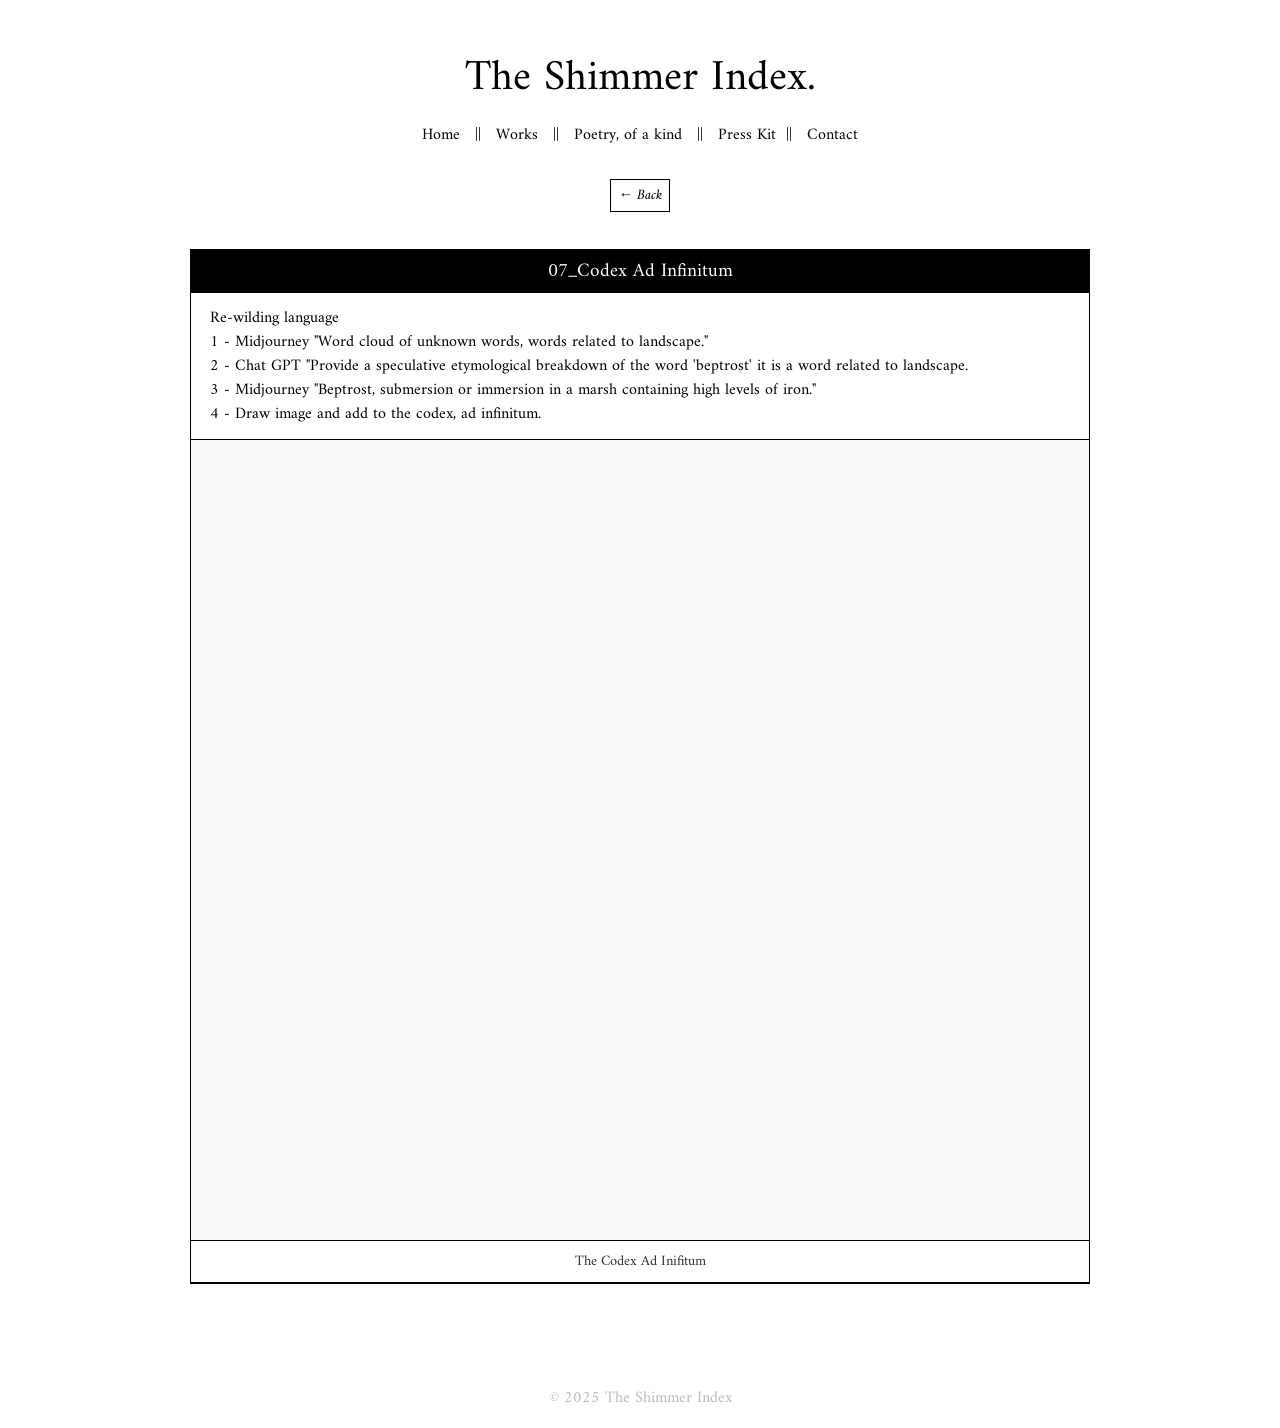
<file: works-codex.html>
<!DOCTYPE html>
<html lang="en">
<head>
  <meta charset="UTF-8">
  <meta name="viewport" content="width=device-width, initial-scale=1.0">
  <title>Welandes — The Shimmer Index</title>
  <link rel="stylesheet" href="style.css">
  <link rel="preconnect" href="https://fonts.googleapis.com">
  <link rel="preconnect" href="https://fonts.gstatic.com" crossorigin>
  <link href="https://fonts.googleapis.com/css2?family=Amiri:ital,wght@0,400;0,700;1,400;1,700&display=swap" rel="stylesheet">
</head>
<body>
  <header>
    <h1>The Shimmer Index.</h1>
    <nav>
      <a href="index.html">Home</a> ||   
      <a href="works.html" class="active">Works</a> ||
      <a href="poetry.html">Poetry, of a kind</a> ||
      <a href="presskit.html">Press Kit</a>||
      <a href="contact.html">Contact</a>
    </nav>
  </header>

  <a href="works.html" class="back-button">← Back</a>

  <main class="work-card">

    <!--Title-->
    <div class="work-header">
      <h1 class="work-title">07_Codex Ad Infinitum</h1>
      <div class="work-description">
        <p1>  Re-wilding language<br>
          1 - Midjourney "Word cloud of unknown words, words related to landscape." <br>
          2 - Chat GPT "Provide a speculative etymological breakdown of the word 'beptrost' it is a word related to landscape. <br>
          3 - Midjourney "Beptrost, submersion or immersion in a marsh containing high levels of iron." <br>
          4 - Draw image and add to the codex, ad infinitum.
        </p1>
      </div>
    </div>

    <!-- Fixed-size main image viewer -->
    <div class="work-viewer-zine">
     <iframe 
       src="works-codex/zine 1.pdf" 
         width="100%" 
        height="800" 
        style="border:none; flex:1;">
      </iframe>
     </div>


    <!-- Caption under the main image -->
    <p id="work-main-caption" class="work-caption">The Codex Ad Inifitum</p>


  </main>

  <footer>
    
    <p>© 2025 The Shimmer Index</p>
  
  </footer>

  <script src="script.js"></script>

</body>
</html>
</file>
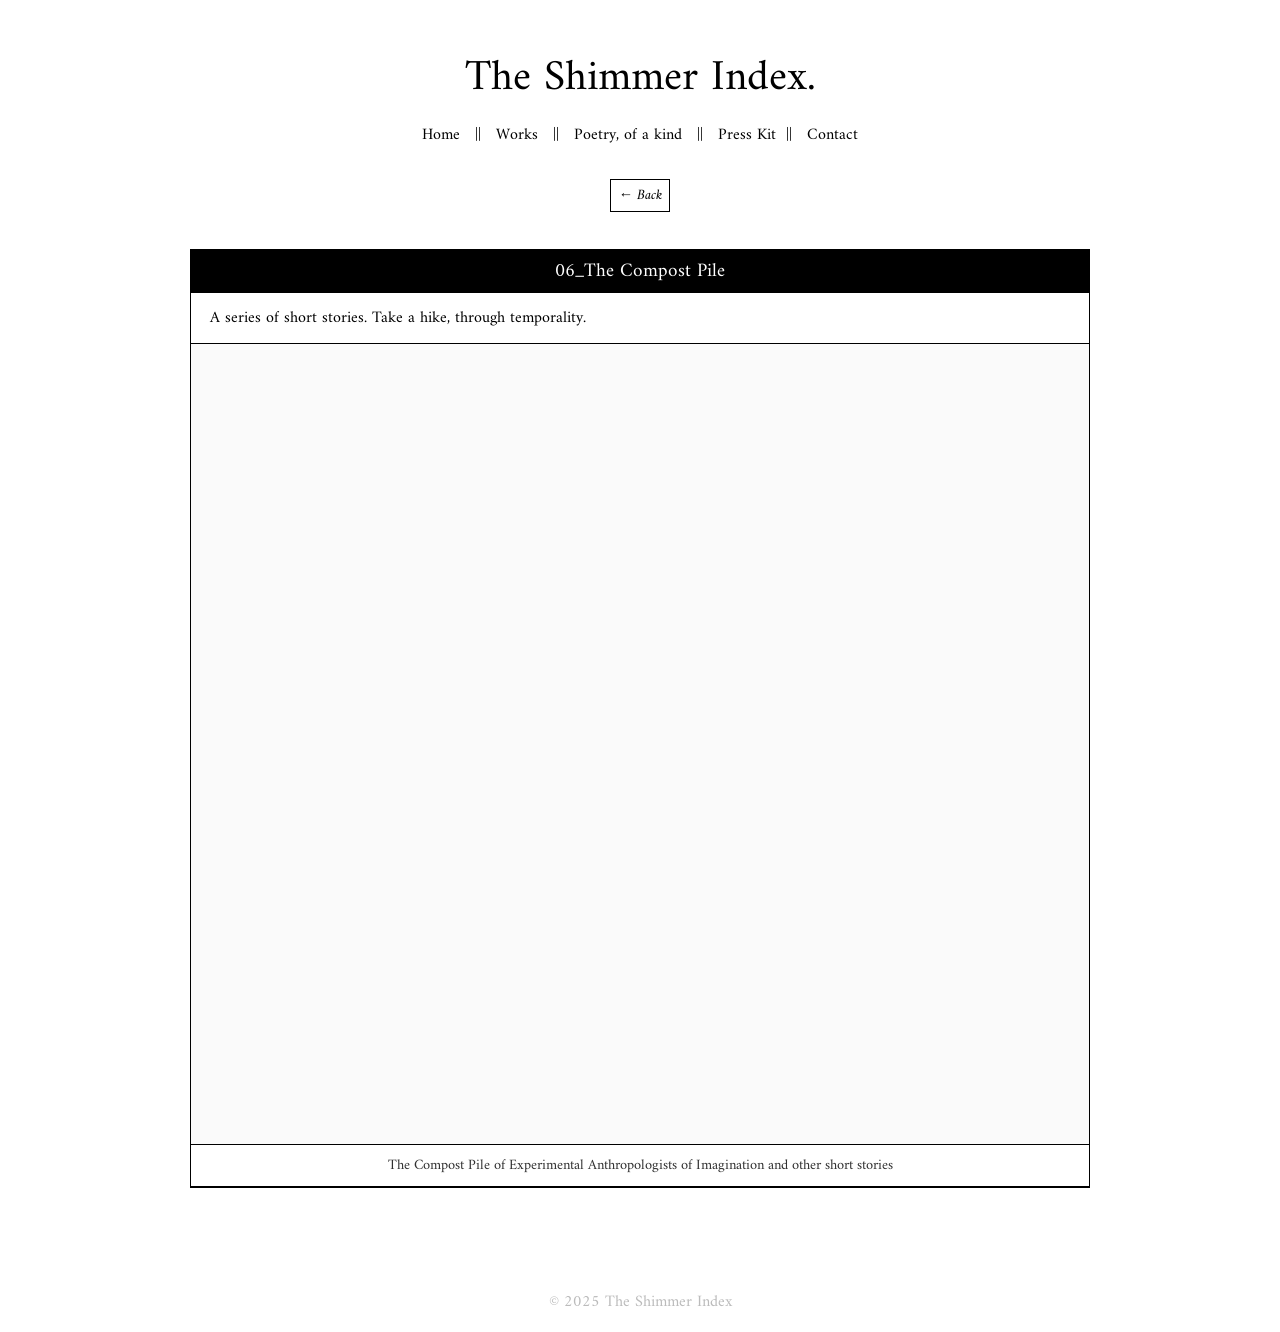
<file: works-compost.html>
<!DOCTYPE html>
<html lang="en">
<head>
  <meta charset="UTF-8">
  <meta name="viewport" content="width=device-width, initial-scale=1.0">
  <title>Welandes — The Shimmer Index</title>
  <link rel="stylesheet" href="style.css">
  <link rel="preconnect" href="https://fonts.googleapis.com">
  <link rel="preconnect" href="https://fonts.gstatic.com" crossorigin>
  <link href="https://fonts.googleapis.com/css2?family=Amiri:ital,wght@0,400;0,700;1,400;1,700&display=swap" rel="stylesheet">
</head>
<body>
  <header>
    <h1>The Shimmer Index.</h1>
    <nav>
      <a href="index.html">Home</a> ||   
      <a href="works.html" class="active">Works</a> ||
      <a href="poetry.html">Poetry, of a kind</a> ||
      <a href="presskit.html">Press Kit</a>||
      <a href="contact.html">Contact</a>
    </nav>
  </header>

  <a href="works.html" class="back-button">← Back</a>

  <main class="work-card">

    <!-- Title & description -->
    <div class="work-header">
      <h1 class="work-title">06_The Compost Pile</h1>
      <p class="work-description">
        A series of short stories. Take a hike, through temporality.
      </p>
    </div>

    <!-- Fixed-size main image viewer -->
    <div class="work-viewer-zine">
     <iframe 
       src="works-compost/zine2.pdf" 
         width="100%" 
        height="800" 
        style="border:none; flex:1;">
      </iframe>
     </div>


    <!-- Caption under the main image -->
    <p id="work-main-caption" class="work-caption">The Compost Pile of Experimental Anthropologists of Imagination and other short stories</p>


  </main>

  <footer>
    
    <p>© 2025 The Shimmer Index</p>
  
  </footer>

  <script src="script.js"></script>

</body>
</html>
</file>
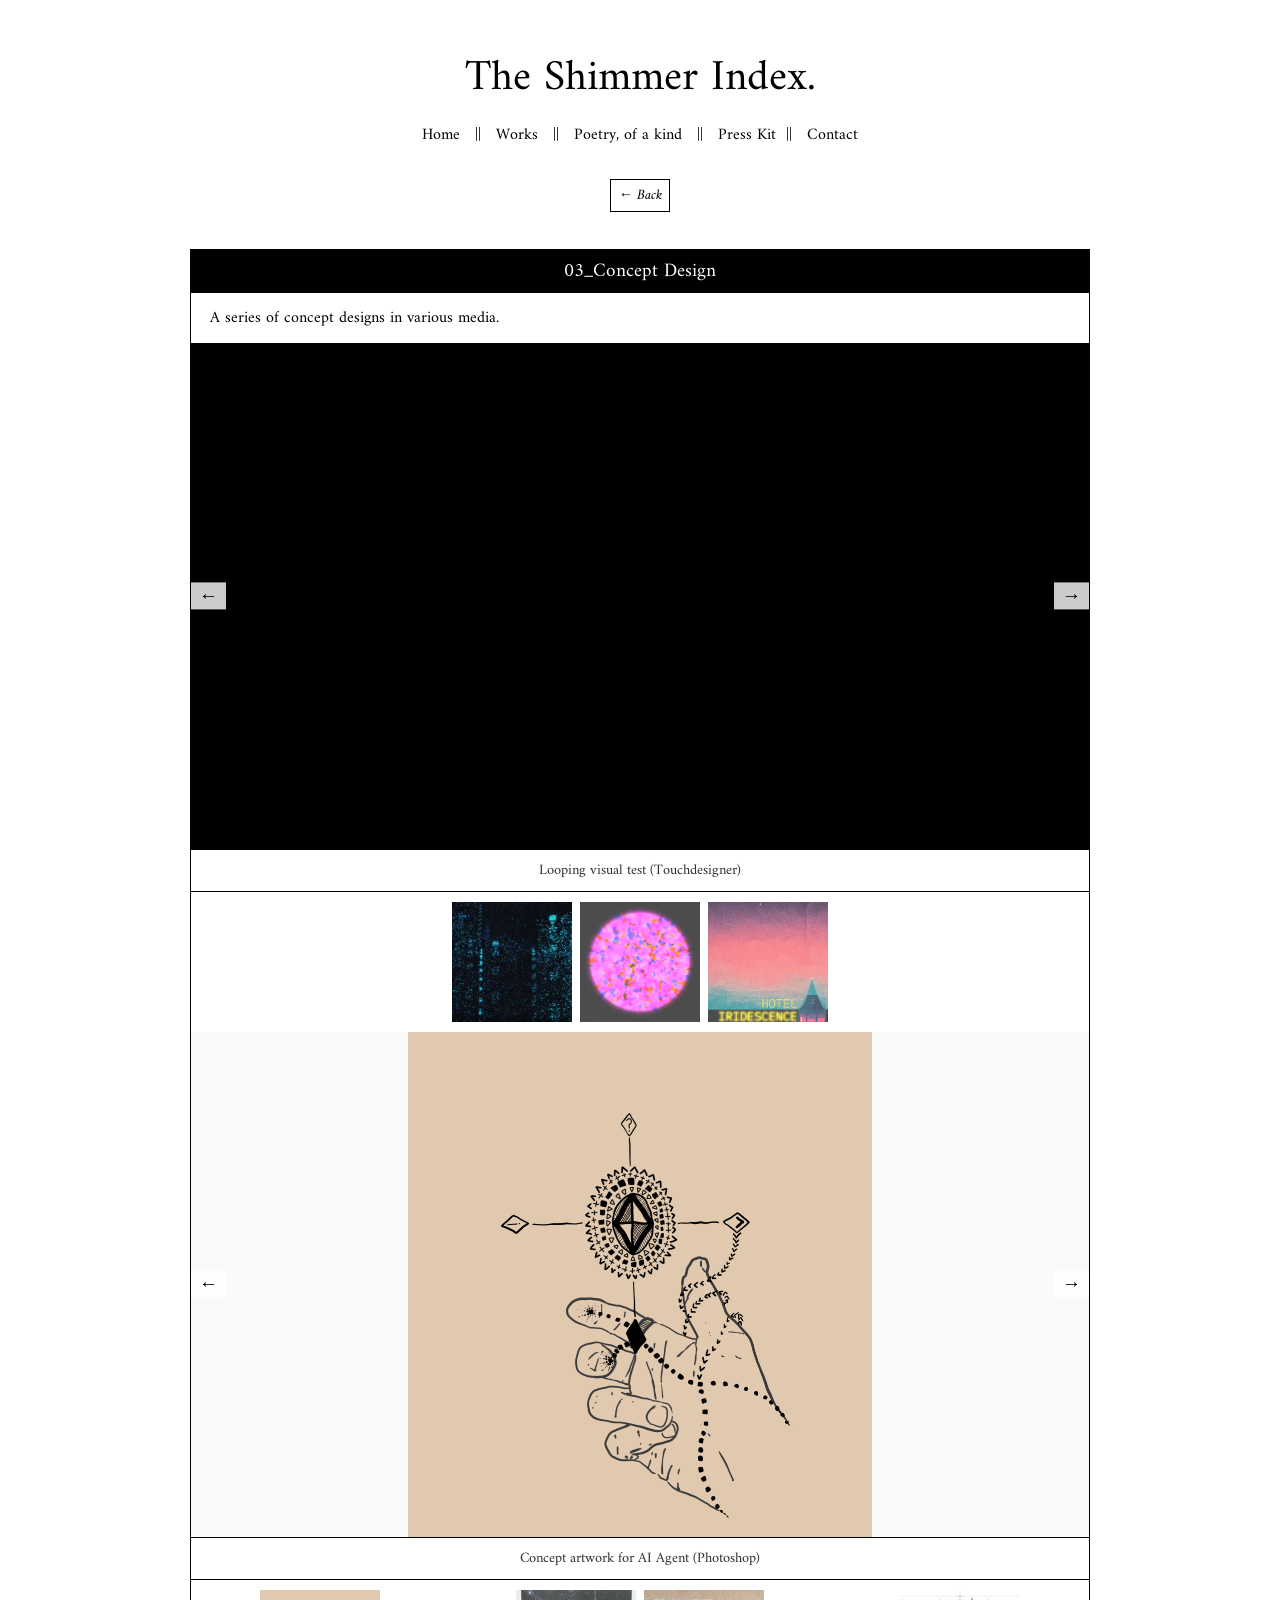
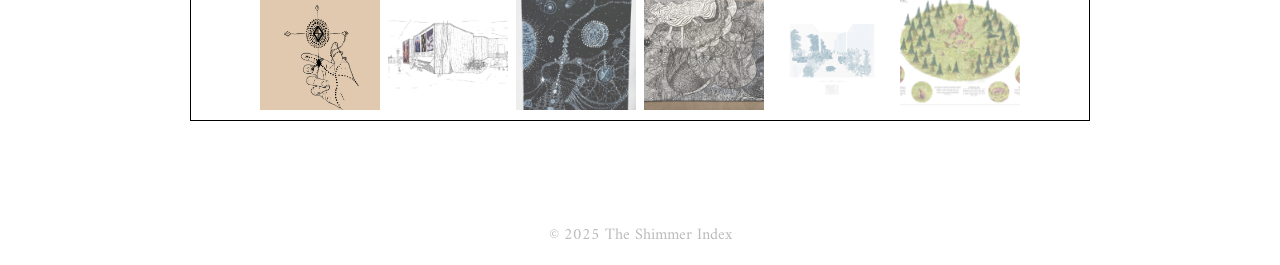
<file: works-concept.html>
<!DOCTYPE html>
<html lang="en">
<head>
  <meta charset="UTF-8">
  <meta name="viewport" content="width=device-width, initial-scale=1.0">
  <title>Welandes — The Shimmer Index</title>
  <link rel="stylesheet" href="style.css">
  <link rel="preconnect" href="https://fonts.googleapis.com">
  <link rel="preconnect" href="https://fonts.gstatic.com" crossorigin>
  <link href="https://fonts.googleapis.com/css2?family=Amiri:ital,wght@0,400;0,700;1,400;1,700&display=swap" rel="stylesheet">
</head>
<body>
  <header>
    <h1>The Shimmer Index.</h1>
    <nav>
      <a href="index.html">Home</a> ||   
      <a href="works.html" class="active">Works</a> ||
      <a href="poetry.html">Poetry, of a kind</a> ||
      <a href="presskit.html">Press Kit</a>||
      <a href="contact.html">Contact</a>
    </nav>
  </header>

<a href="works.html" class="back-button">← Back</a>

  <main class="work-card">

    <!--Title-->
    <div class="work-header">
      <h1 class="work-title">03_Concept Design</h1>
      <p class="work-description">
        A series of concept designs in various media. 
      </p>
    </div>

    <!--Film viewer-->
    <div class="film-viewer">
      <button class="film-prev">&larr;</button>
      <iframe id="film-main"
              src="https://player.vimeo.com/video/1124341000?h=d19d17ffd6"
              frameborder="0"
              allow="autoplay; fullscreen; picture-in-picture,"
              allowfullscreen
              style="cursor:pointer">
      </iframe>
      <button class="film-next">&rarr;</button>
    </div>

    <!--Caption-->
    <p id="film-main-caption" class="film-caption"></p>

    <!--Film thumbnails-->
    <div class="work-thumbnails film-thumbnails">
      <img src="works-concept/comp 1 image.JPG" data-src="https://player.vimeo.com/video/1124341000?h=d19d17ffd6" data-caption="Looping visual test (Touchdesigner)">
      <img src="works-concept/blobs.PNG" data-src="https://player.vimeo.com/video/1124337326?h=3862b8adc6" data-caption="Looping visual for event (Touchdesigner)">
      <img src="works-concept/hotel-iridescence.PNG" data-src="https://player.vimeo.com/video/774729888?title=0&amp;byline=0&amp;portrait=0&amp;badge=0&amp;autopause=0&amp;player_id=0&amp;app_id=58479" data-caption="Hotel Iridescence, experimental research film (After Effects, Midjourney Images)">
    </div>
    
    <!--Image viewer-->
    <div class="image-viewer-light">
      <button class="img-prev">&larr;</button>
      <img id="image-main" src="works-concept/1.png" style="cursor:pointer">
      <button class="img-next">&rarr;</button>
    </div>

    <dialog id="imageDialog">
      <img id="dialog-image" src="">
    </dialog>


    <!--Caption-->
    <p id="work-main-caption" class="work-caption"></p>

    <!--Image Thumbnails-->
    <div class="work-thumbnails image-thumbnails">
      <img src="works-concept/1.png"  data-caption="Concept artwork for AI Agent (Photoshop)">
      <img src="works-concept/2.jpg" data-caption="Concept artwork for events space (Photoshop)">
      <img src="works-concept/3.jpeg" data-caption="Concept artwork (Black and white ink)">
      <img src="works-concept/4.jpeg" data-caption="Concept artwork (Ink)">
      <img src="works-concept/5.jpg" data-caption="Concept collage (Photoshop)">
      <img src="works-concept/6.jpg" data-caption="Concept artwork for architectural competition (Photoshop)">
    </div>

  </main>

  <footer>
    <p>© 2025 The Shimmer Index</p>
  </footer>
  <script src="script.js"></script>

</body>
</html>
</file>
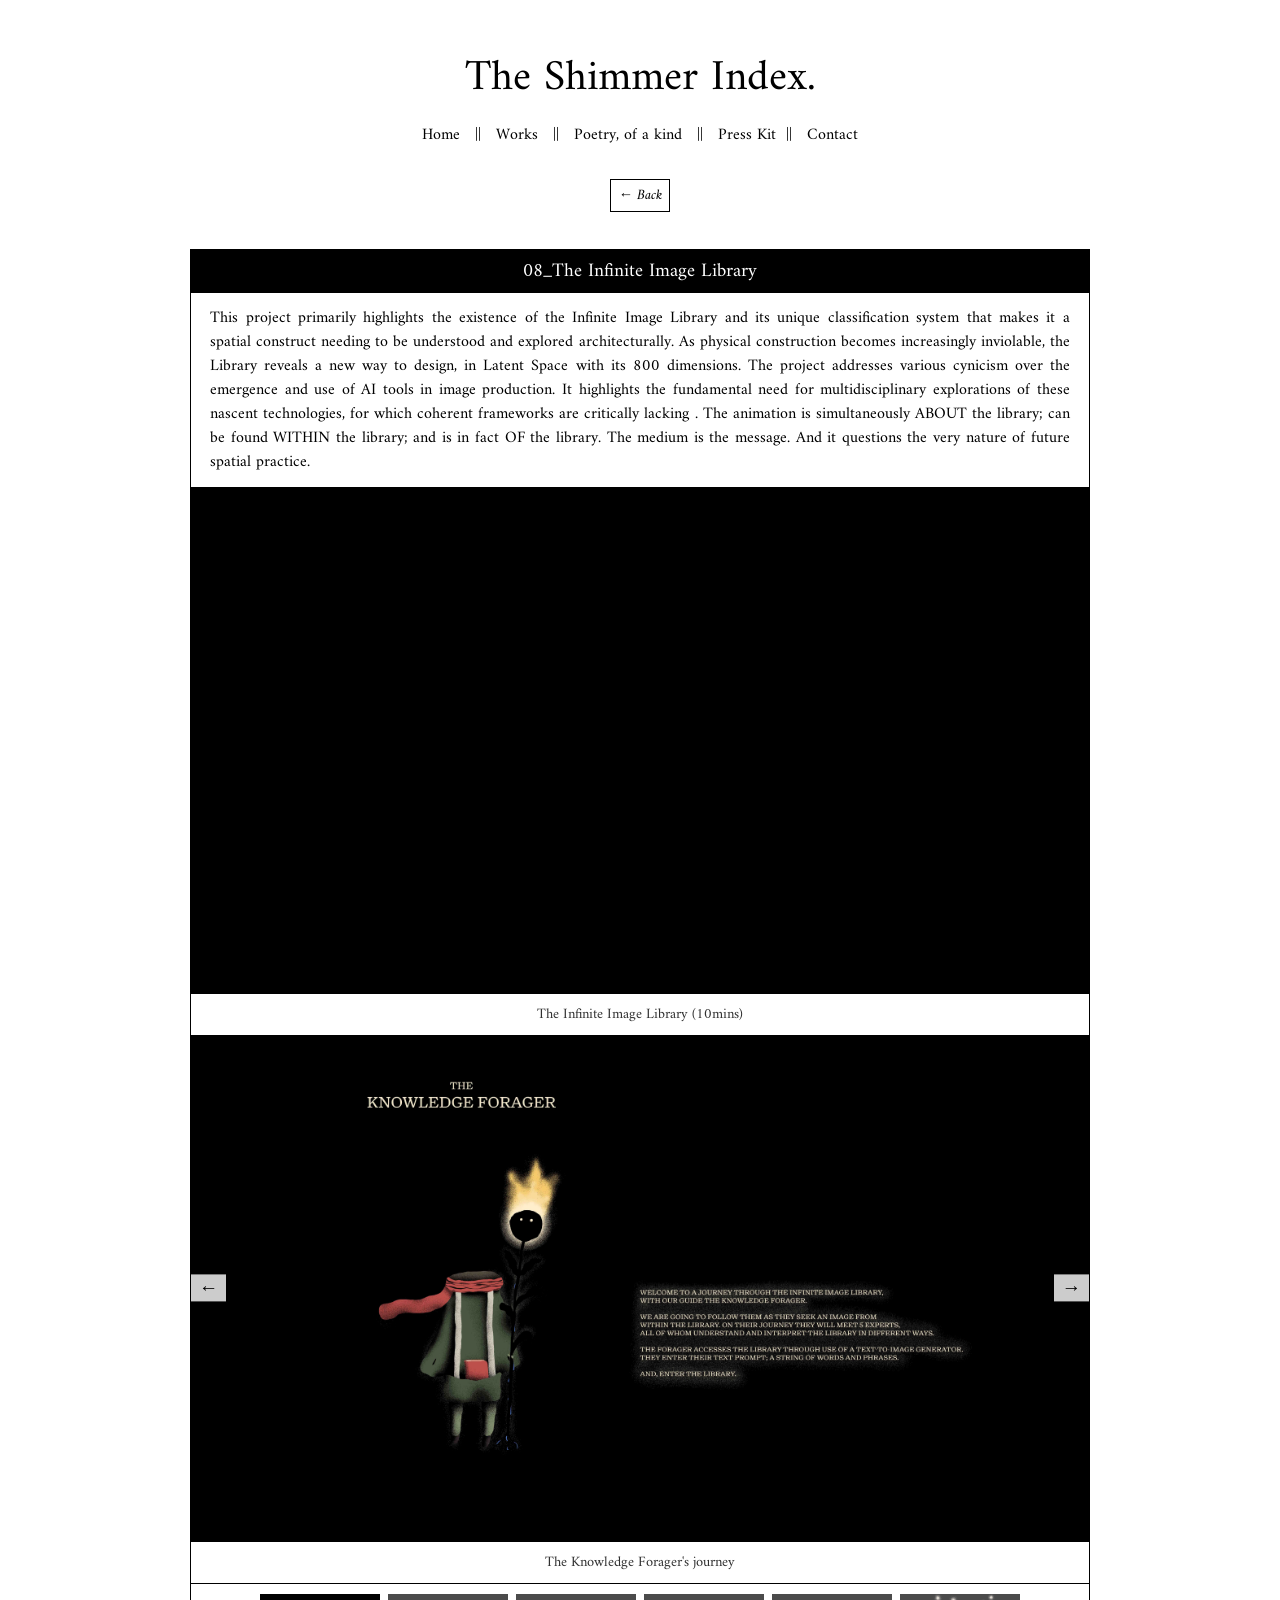
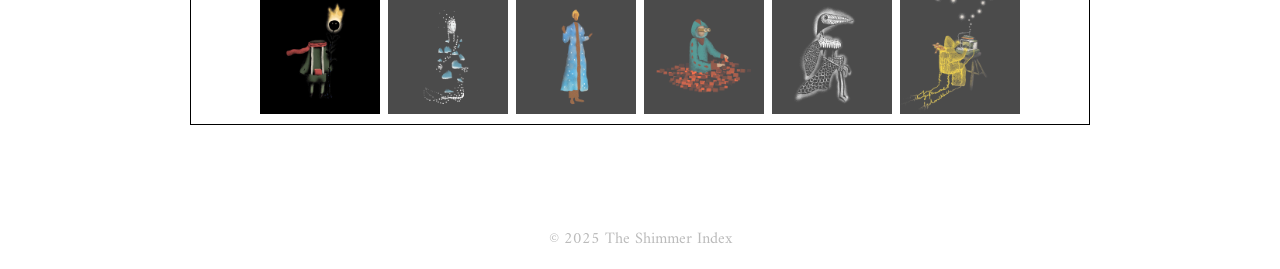
<file: works-IIL.html>
<!DOCTYPE html>
<html lang="en">
<head>
  <meta charset="UTF-8">
  <meta name="viewport" content="width=device-width, initial-scale=1.0">
  <title>Welandes — The Shimmer Index</title>
  <link rel="stylesheet" href="style.css">
  <link rel="preconnect" href="https://fonts.googleapis.com">
  <link rel="preconnect" href="https://fonts.gstatic.com" crossorigin>
  <link href="https://fonts.googleapis.com/css2?family=Amiri:ital,wght@0,400;0,700;1,400;1,700&display=swap" rel="stylesheet">
</head>
<body>
  <header>
    <h1>The Shimmer Index.</h1>
    <nav>
      <a href="index.html">Home</a> ||   
      <a href="works.html" class="active">Works</a> ||
      <a href="poetry.html">Poetry, of a kind</a> ||
      <a href="presskit.html">Press Kit</a>||
      <a href="contact.html">Contact</a>
    </nav>
  </header>

  <a href="works.html" class="back-button">← Back</a>

  <main class="work-card">

    <!-- Title & description -->
    <div class="work-header">
      <h1 class="work-title">08_The Infinite Image Library</h1>
      <p class="work-description">
        This project primarily highlights the existence of the Infinite Image Library and its unique classification system that makes it a spatial construct needing to be understood and explored architecturally. As physical construction becomes increasingly inviolable, the Library reveals a new way to design, in Latent Space with its 800 dimensions.
The project addresses various cynicism over the emergence and use of AI tools in image production. It highlights the fundamental need for multidisciplinary explorations of these nascent technologies, for which coherent frameworks are critically lacking .
The animation is simultaneously ABOUT the library; can be found WITHIN the library; and is in fact OF the library. The medium is the message. And it questions the very nature of future spatial practice.

      </p>
    </div>

    <!-- Film viewer -->
    <div class="film-viewer">
      <!-- <button class="film-prev">&larr;</button> -->
      <iframe id="film-main"
              src="https://player.vimeo.com/video/833134772?h=bf686c4070"
              frameborder="0"
              allow="autoplay; fullscreen; picture-in-picture"
              allowfullscreen
              style="cursor:pointer">
      </iframe>
      <!-- <button class="film-next">&rarr;</button> -->
    </div>
    <p id="film-main-caption" class="work-caption">The Infinite Image Library (10mins)</p>



    <!-- Image viewer -->
    <div class="image-viewer">
      <button class="img-prev">&larr;</button>
      <img id="image-main" src="works-iil/iil 1 lower.jpg" style="cursor:pointer">
      <button class="img-next">&rarr;</button>
    </div>

    <dialog id="imageDialog">
      <img id="dialog-image" src="">
    </dialog>


    <!-- Caption under the main image -->
    <p id="work-main-caption" class="work-caption">The Knowledge Forager</p>

    <!-- Image thumbnails -->
    <div class="work-thumbnails image-thumbnails">
      <img src="works-iil/1.jpg" data-src="works-iil/iil 1 lower.jpg"  data-caption="The Knowledge Forager's journey"> 
      <img src="works-iil/2.jpg" data-src="works-iil/iil 2 lower.jpg"data-caption="The Mathematicians's Explanation">
      <img src="works-iil/3.jpg" data-src="works-iil/iil 3 lower.jpg"data-caption="The Data Scientist's Explanation">
      <img src="works-iil/4.jpg" data-src="works-iil/iil 4 lower.jpg"data-caption="The Librarian's Explanation">
      <img src="works-iil/5.jpg" data-src="works-iil/iil 5 lower.jpg"data-caption="The Cartographer's Explanation">
      <img src="works-iil/6.jpg" data-src="works-iil/iil 6 lower.jpg"data-caption="The Artist's Explanation">
    </div>

  </main>

  <footer>
    
    <p>© 2025 The Shimmer Index</p>
  
  </footer>

<script src="script.js"></script>

</body>
</html>
</file>
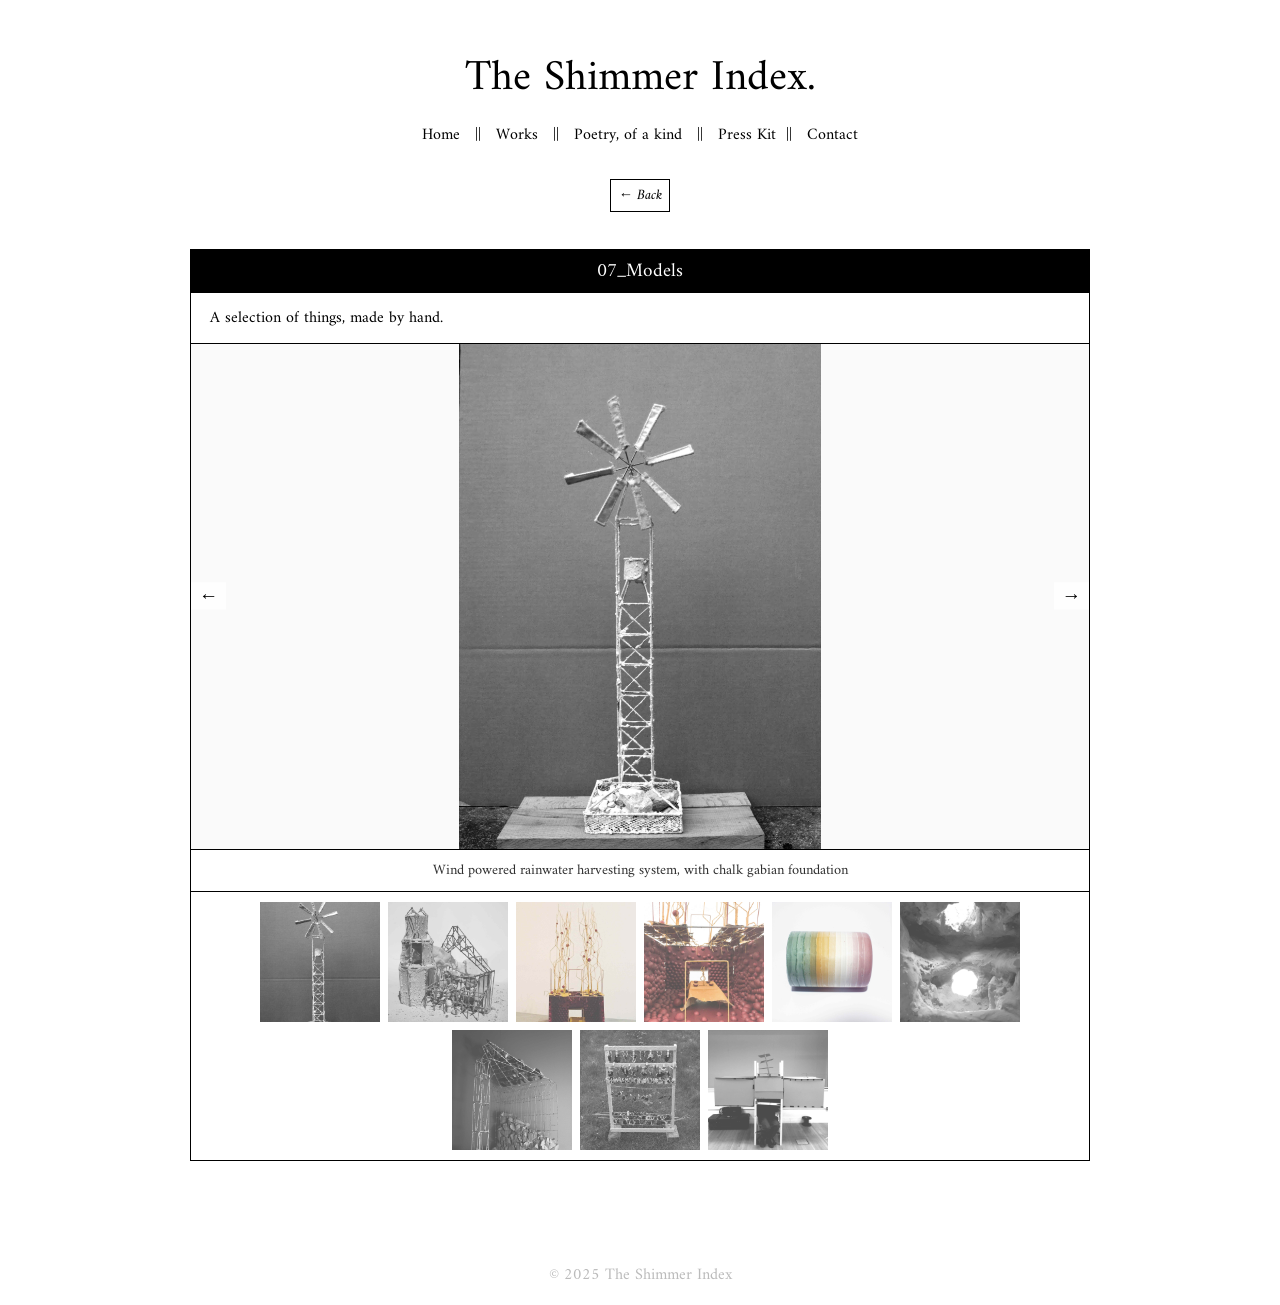
<file: works-models.html>
<!DOCTYPE html>
<html lang="en">
<head>
  <meta charset="UTF-8">
  <meta name="viewport" content="width=device-width, initial-scale=1.0">
  <title>Welandes — The Shimmer Index</title>
  <link rel="stylesheet" href="style.css">
  <link rel="preconnect" href="https://fonts.googleapis.com">
  <link rel="preconnect" href="https://fonts.gstatic.com" crossorigin>
  <link href="https://fonts.googleapis.com/css2?family=Amiri:ital,wght@0,400;0,700;1,400;1,700&display=swap" rel="stylesheet">
</head>
<body>
  <header>
    <h1>The Shimmer Index.</h1>
    <nav>
      <a href="index.html">Home</a> ||   
      <a href="works.html" class="active">Works</a> ||
      <a href="poetry.html">Poetry, of a kind</a> ||
      <a href="presskit.html">Press Kit</a>||
      <a href="contact.html">Contact</a>
    </nav>
  </header>

  <a href="works.html" class="back-button">← Back</a>

  <main class="work-card">

    <!-- Title & description -->
    <div class="work-header">
      <h1 class="work-title">07_Models</h1>
      <p class="work-description">
        A selection of things, made by hand.
      </p>
    </div>

    <!--Image Viewer-->
    <div class="image-viewer-light">
      <button class="img-prev">&larr;</button>
      <img id="image-main" src="works-models/1.jpg" style="cursor:pointer">
      <button class="img-next">&rarr;</button>
    </div>

    <dialog id="imageDialog">
      <img id="dialog-image" src="">
    </dialog>

    <!--Caption-->
    <p id="work-main-caption" class="work-caption">Wind powered rainwater harvesting system, with chalk gabian foundation</p>

    <!--Thumbnails-->
    <div class="work-thumbnails image-thumbnails">   
      <img src="works-models/1.jpg" data-caption="Wind powered rainwater harvesting system, with chalk gabian foundation">
      <img src="works-models/2.jpg" data-caption="1-50 model of The Chalk Seminary (mild steel rod, soldered, clad in chalk paste mix)">
      <img src="works-models/3.jpg" data-caption="The Infinite Image Library (metal sheet, mild steel rod, soldered, table cloth and stitched)">
      <img src="works-models/4.jpg" data-caption="The Infinite Image Library (metal sheet, mild steel rod, soldered, table cloth and stitched)">
      <img src="works-models/5.jpg" data-caption="Concrete colour test (concrete poured in layers in glass container)">
      <img src="works-models/6.jpg" data-caption="Chalk cave model (Plaster cast onto clay form)">
      <img src="works-models/7.jpg" data-caption="Structure test (mild steel rod, soldered,, chalk gabion, flaked flint)">
      <img src="works-models/8.jpg" data-caption="Chalk flint facade">
      <img src="works-models/9.jpg" data-caption="Environmental experience test box (timber, cardboard)">
      <!-- <img src="works-models/10.gif" data-caption="Visual styles test"> -->
    </div>

  </main>

  <footer>
    <p>© 2025 The Shimmer Index</p>
  </footer>

<script src="script.js"></script>

</body>
</html>
</file>
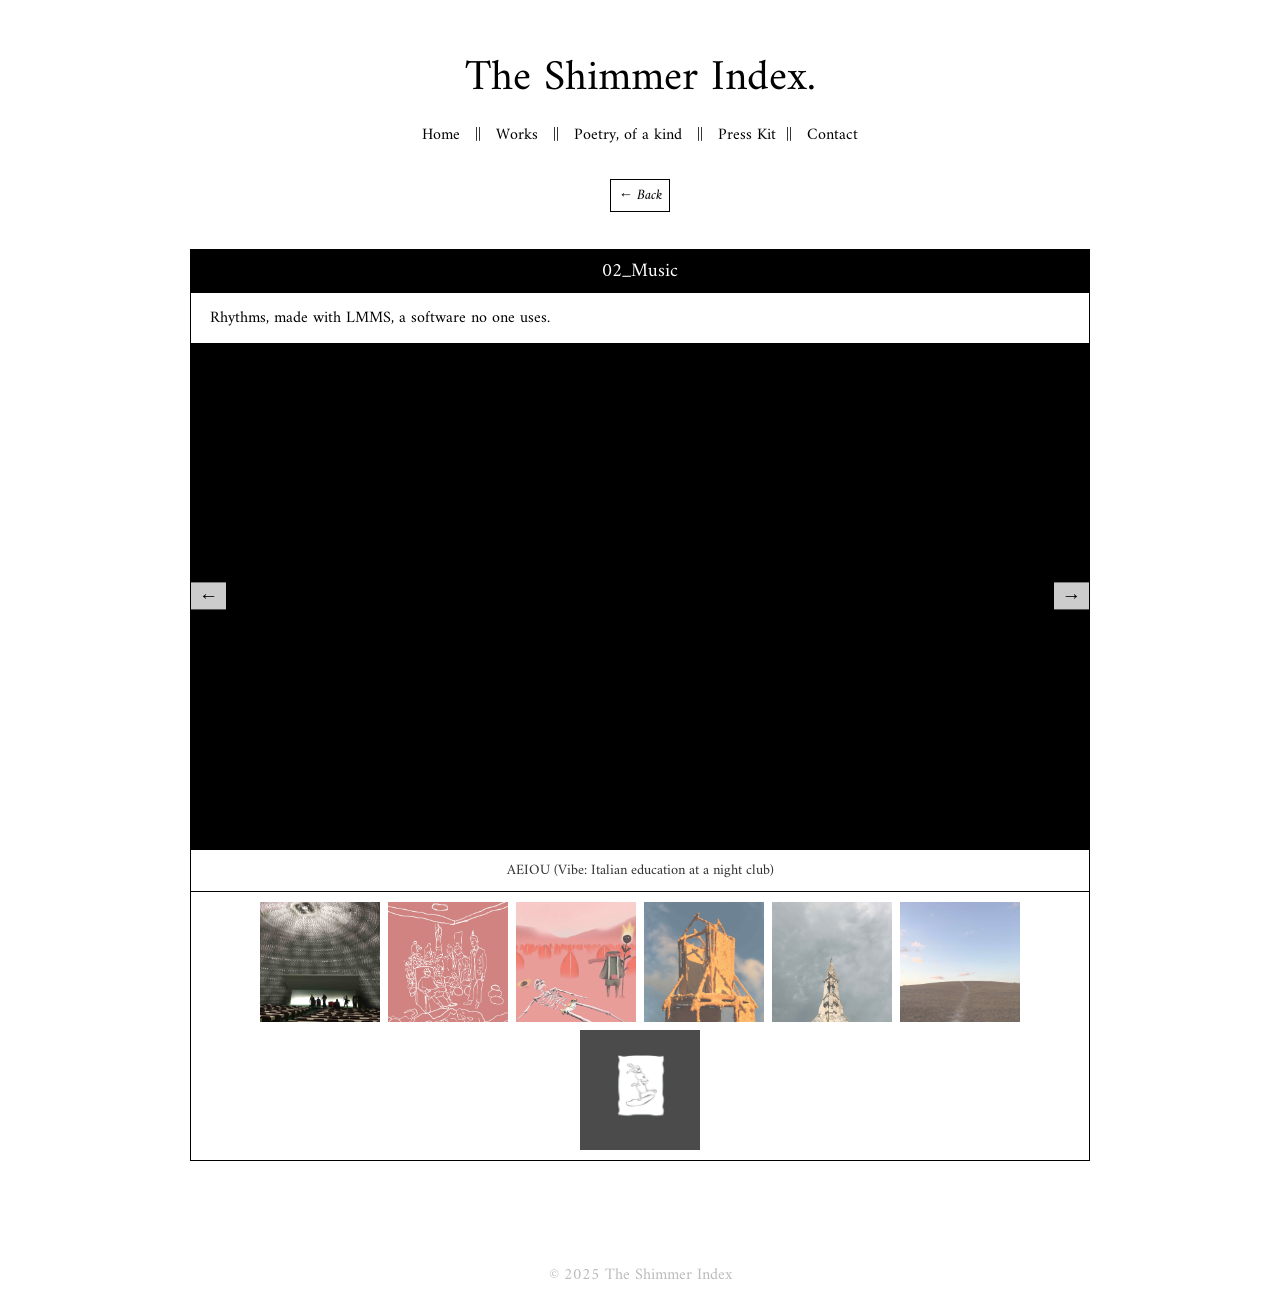
<file: works-music.html>
<!DOCTYPE html>
<html lang="en">
<head>
  <meta charset="UTF-8">
  <meta name="viewport" content="width=device-width, initial-scale=1.0">
  <title>Welandes — The Shimmer Index</title>
  <link rel="stylesheet" href="style.css">
  <link rel="preconnect" href="https://fonts.googleapis.com">
  <link rel="preconnect" href="https://fonts.gstatic.com" crossorigin>
  <link href="https://fonts.googleapis.com/css2?family=Amiri:ital,wght@0,400;0,700;1,400;1,700&display=swap" rel="stylesheet">
</head>
<body>
  <header>
    <h1>The Shimmer Index.</h1>
    <nav>
      <a href="index.html">Home</a> ||   
      <a href="works.html" class="active">Works</a> ||
      <a href="poetry.html">Poetry, of a kind</a> ||
      <a href="presskit.html">Press Kit</a>||
      <a href="contact.html">Contact</a>
    </nav>
  </header>

<a href="works.html" class="back-button">← Back</a>

  <main class="work-card">

    <!-- Title & description -->
    <div class="work-header">
      <h1 class="work-title">02_Music</h1>
      <p class="work-description">
        Rhythms, made with LMMS, a software no one uses.
      </p>
    </div>

    <!-- Film viewer -->
    <div class="film-viewer">
      <button class="film-prev">&larr;</button>
      <iframe id="film-main"
              src="https://w.soundcloud.com/player/?url=https%3A//api.soundcloud.com/tracks/soundcloud%253Atracks%253A1925405954&color=%23f158e3&auto_play=false&hide_related=false&show_comments=true&show_user=true&show_reposts=false&show_teaser=true&visual=true"
              frameborder="0"
              allow="autoplay; fullscreen; picture-in-picture,"
              allowfullscreen
              style="cursor:pointer">
      </iframe>
      <button class="film-next">&rarr;</button>
    </div>

    <p id="film-main-caption" class="work-caption">AEIOU (ITA) </p>


    <!-- Film thumbnails (optional if you have multiple videos) -->
    <div class="work-thumbnails film-thumbnails">
      <img src="works-music/1.JPG" data-src="https://w.soundcloud.com/player/?url=https%3A//api.soundcloud.com/tracks/soundcloud%253Atracks%253A1925405954&color=%23f158e3&auto_play=false&hide_related=false&show_comments=true&show_user=true&show_reposts=false&show_teaser=true&visual=true" data-caption="AEIOU (Vibe: Italian education at a night club)">
      <img src="works-music/3.jpg" data-src="https://w.soundcloud.com/player/?url=https%3A//api.soundcloud.com/tracks/soundcloud%253Atracks%253A1764252690&color=%23b587c5&auto_play=false&hide_related=false&show_comments=true&show_user=true&show_reposts=false&show_teaser=true&visual=true" data-caption="Alec Douglas-Home as a polyp (Vibe: you've just put the clues together of a devious plot)">
      <img src="works-music/4.jpg" data-src="https://w.soundcloud.com/player/?url=https%3A//api.soundcloud.com/tracks/soundcloud%253Atracks%253A1764247113&color=%23b587c5&auto_play=false&hide_related=false&show_comments=true&show_user=true&show_reposts=false&show_teaser=true&visual=true" data-caption="Tepid Distillation (Vibe: a bear has your keys - should you ask from them back?)">
      <img src="works-music/5.JPG" data-src="https://w.soundcloud.com/player/?url=https%3A//api.soundcloud.com/tracks/soundcloud%253Atracks%253A1764240819&color=%236a6584&auto_play=false&hide_related=false&show_comments=true&show_user=true&show_reposts=false&show_teaser=true&visual=true" data-caption="Mycorrhizal 16 (Vibe: the slow train home on Mars)">
      <img src="works-music/2.jpg" data-src="https://w.soundcloud.com/player/?url=https%3A//api.soundcloud.com/tracks/soundcloud%253Atracks%253A1138882117&color=%23e4cc64&auto_play=false&hide_related=false&show_comments=true&show_user=true&show_reposts=false&show_teaser=true&visual=true" data-caption="Cashew Nuts (Vibe: the squirrel scientists scheming)">
      <img src="works-music/6.JPG" data-src="https://w.soundcloud.com/player/?url=https%3A//api.soundcloud.com/tracks/soundcloud%253Atracks%253A537200859&color=%2385c74c&auto_play=false&hide_related=false&show_comments=true&show_user=true&show_reposts=false&show_teaser=true&visual=true" data-caption="The Wobbulator (LMMS + found sounds incl. Delia Derbyshire)">
      <img src="works-music/7.JPG" data-src="https://w.soundcloud.com/player/?url=https%3A//api.soundcloud.com/tracks/soundcloud%253Atracks%253A1933872455&color=%2385c74c&auto_play=false&hide_related=false&show_comments=true&show_user=true&show_reposts=false&show_teaser=true&visual=true" data-caption="AL Ians (Vibe: drunk molecules)">
    </div>
    


  </main>

  <footer>
    <p>© 2025 The Shimmer Index</p>
  </footer>
  <script src="script.js"></script>

</body>
</html>
</file>
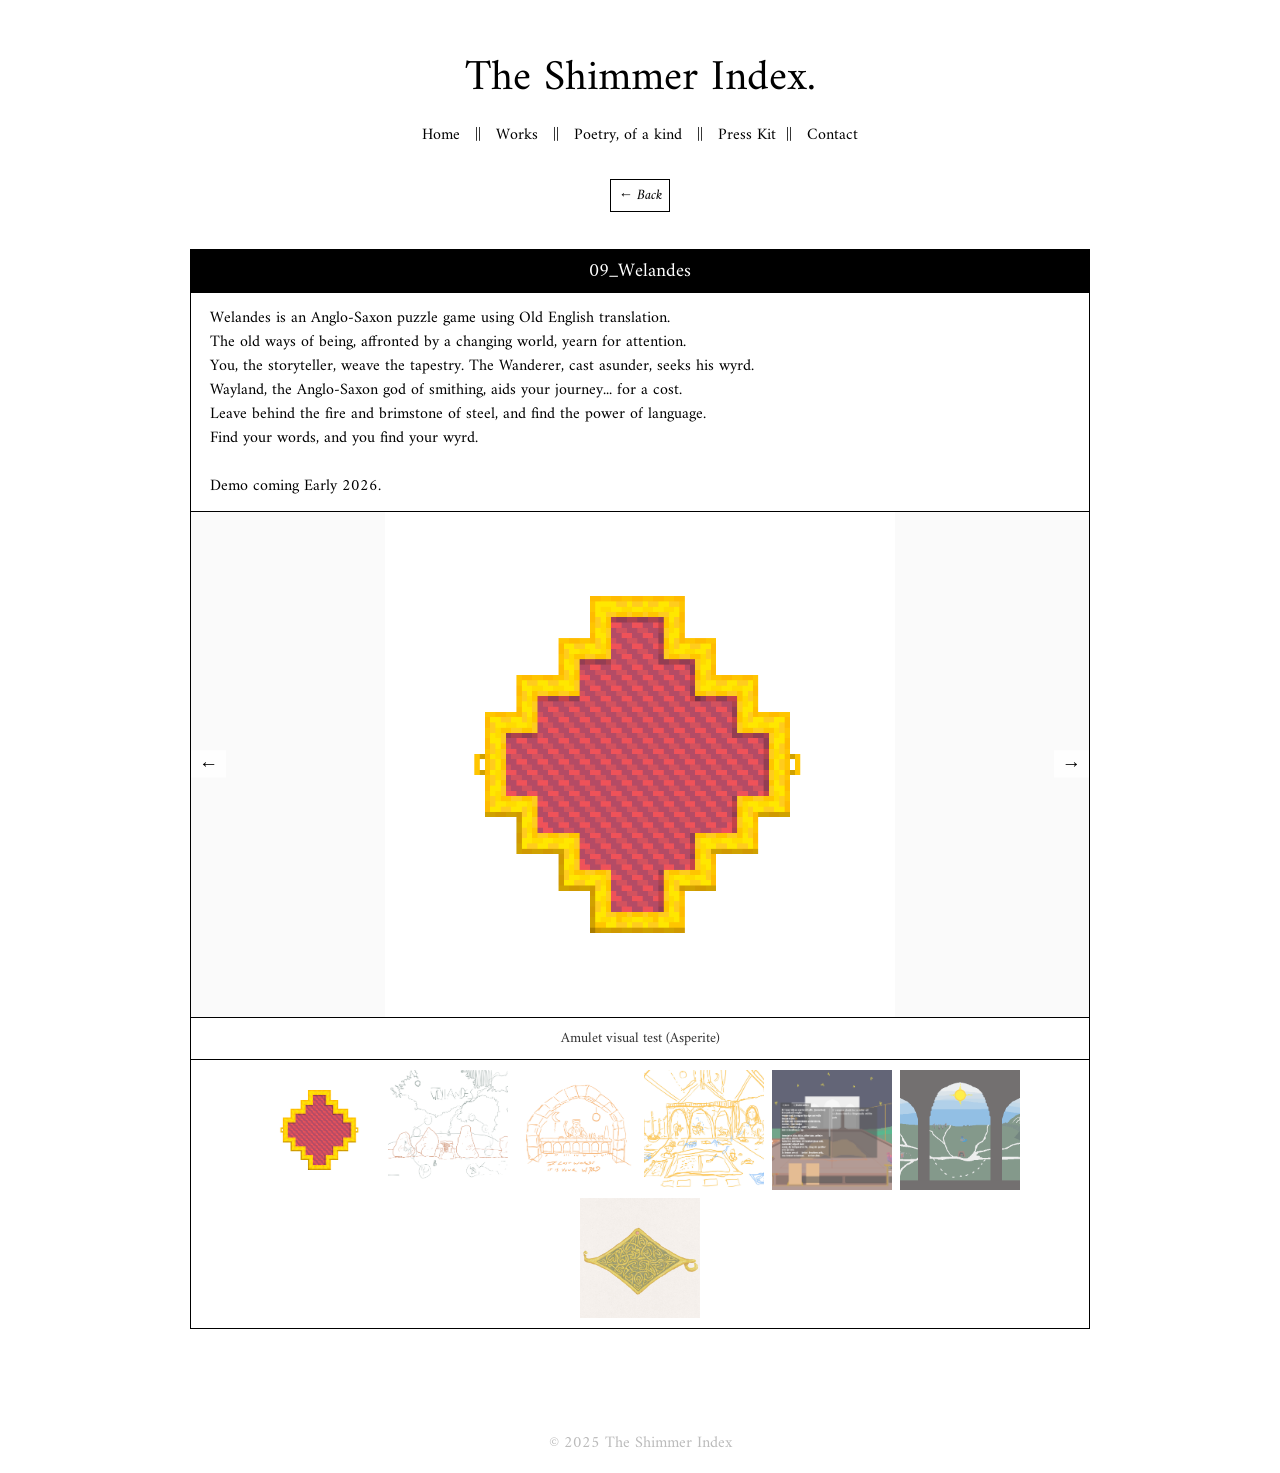
<file: works-welandes.html>
<!DOCTYPE html>
<html lang="en">
<head>
  <meta charset="UTF-8">
  <meta name="viewport" content="width=device-width, initial-scale=1.0">
  <title>Welandes — The Shimmer Index</title>
  <link rel="stylesheet" href="style.css">
  <link rel="preconnect" href="https://fonts.googleapis.com">
  <link rel="preconnect" href="https://fonts.gstatic.com" crossorigin>
  <link href="https://fonts.googleapis.com/css2?family=Amiri:ital,wght@0,400;0,700;1,400;1,700&display=swap" rel="stylesheet">
</head>
<body>
  <header>
    <h1>The Shimmer Index.</h1>
    <nav>
      <a href="index.html">Home</a> ||   
      <a href="works.html" class="active">Works</a> ||
      <a href="poetry.html">Poetry, of a kind</a> ||
      <a href="presskit.html">Press Kit</a>||
      <a href="contact.html">Contact</a>
    </nav>
  </header>

  <a href="works.html" class="back-button">← Back</a>

  <main class="work-card">

    <!-- Title & description -->
    <div class="work-header">
      <h1 class="work-title">09_Welandes</h1>
      <div class="work-description">
        <p1>
        Welandes is an Anglo-Saxon puzzle game using Old English translation. <br>
        The old ways of being, affronted by a changing world, yearn for attention.<br>
        You, the storyteller, weave the tapestry. The Wanderer, cast asunder, seeks his wyrd. <br>
        Wayland, the Anglo-Saxon god of smithing, aids your journey... for a cost.<br>
        Leave behind the fire and brimstone of steel, and find the power of language.<br>
        Find your words, and you find your wyrd.<br><br>
        </p1>
        <p1>
        Demo coming Early 2026. </p1>
      </div>
    </div>

    <!-- Fixed-size main image viewer -->
    <div class="image-viewer-light">
      <button class="img-prev">&larr;</button>
      <img id="image-main" src="works-welandes/amulet1.png" style="cursor:pointer">
      <button class="img-next">&rarr;</button>
    </div>


    <dialog id="imageDialog">
      <img id="dialog-image" src="">
    </dialog>

    <!-- Caption under the main image -->
    <p id="work-main-caption" class="work-caption"></p>

    <!-- Thumbnail strip -->
    <div class="work-thumbnails image-thumbnails">
      <img src="works-welandes/amulet1.png"  data-caption="Amulet visual test (Asperite)" > 
      <img src="works-welandes/02 Waylands smithy.png"  data-caption="Concept sketch (Photoshop)">
      <img src="works-welandes/05 weland desk.png" data-caption="Concept sketch (Photoshop)">
      <img src="works-welandes/13 desk.jpg"  data-caption="Concept sketch (Photoshop)">
      <img src="works-welandes/wip walendes.png" data-caption="Work in progress view (Godot)">
      <img src="works-welandes/Stage map.png" data-caption="Visual styles test (Asperite)">
      <img src="works-welandes/08 gem 2.jpg" data-caption="Visual styles test (Photoshop with risograph brushes)">
    </div>

  </main>

  <footer>
    
    <p>© 2025 The Shimmer Index</p>
  
  </footer>

  <script src="script.js"></script>



</body>
</html>
</file>
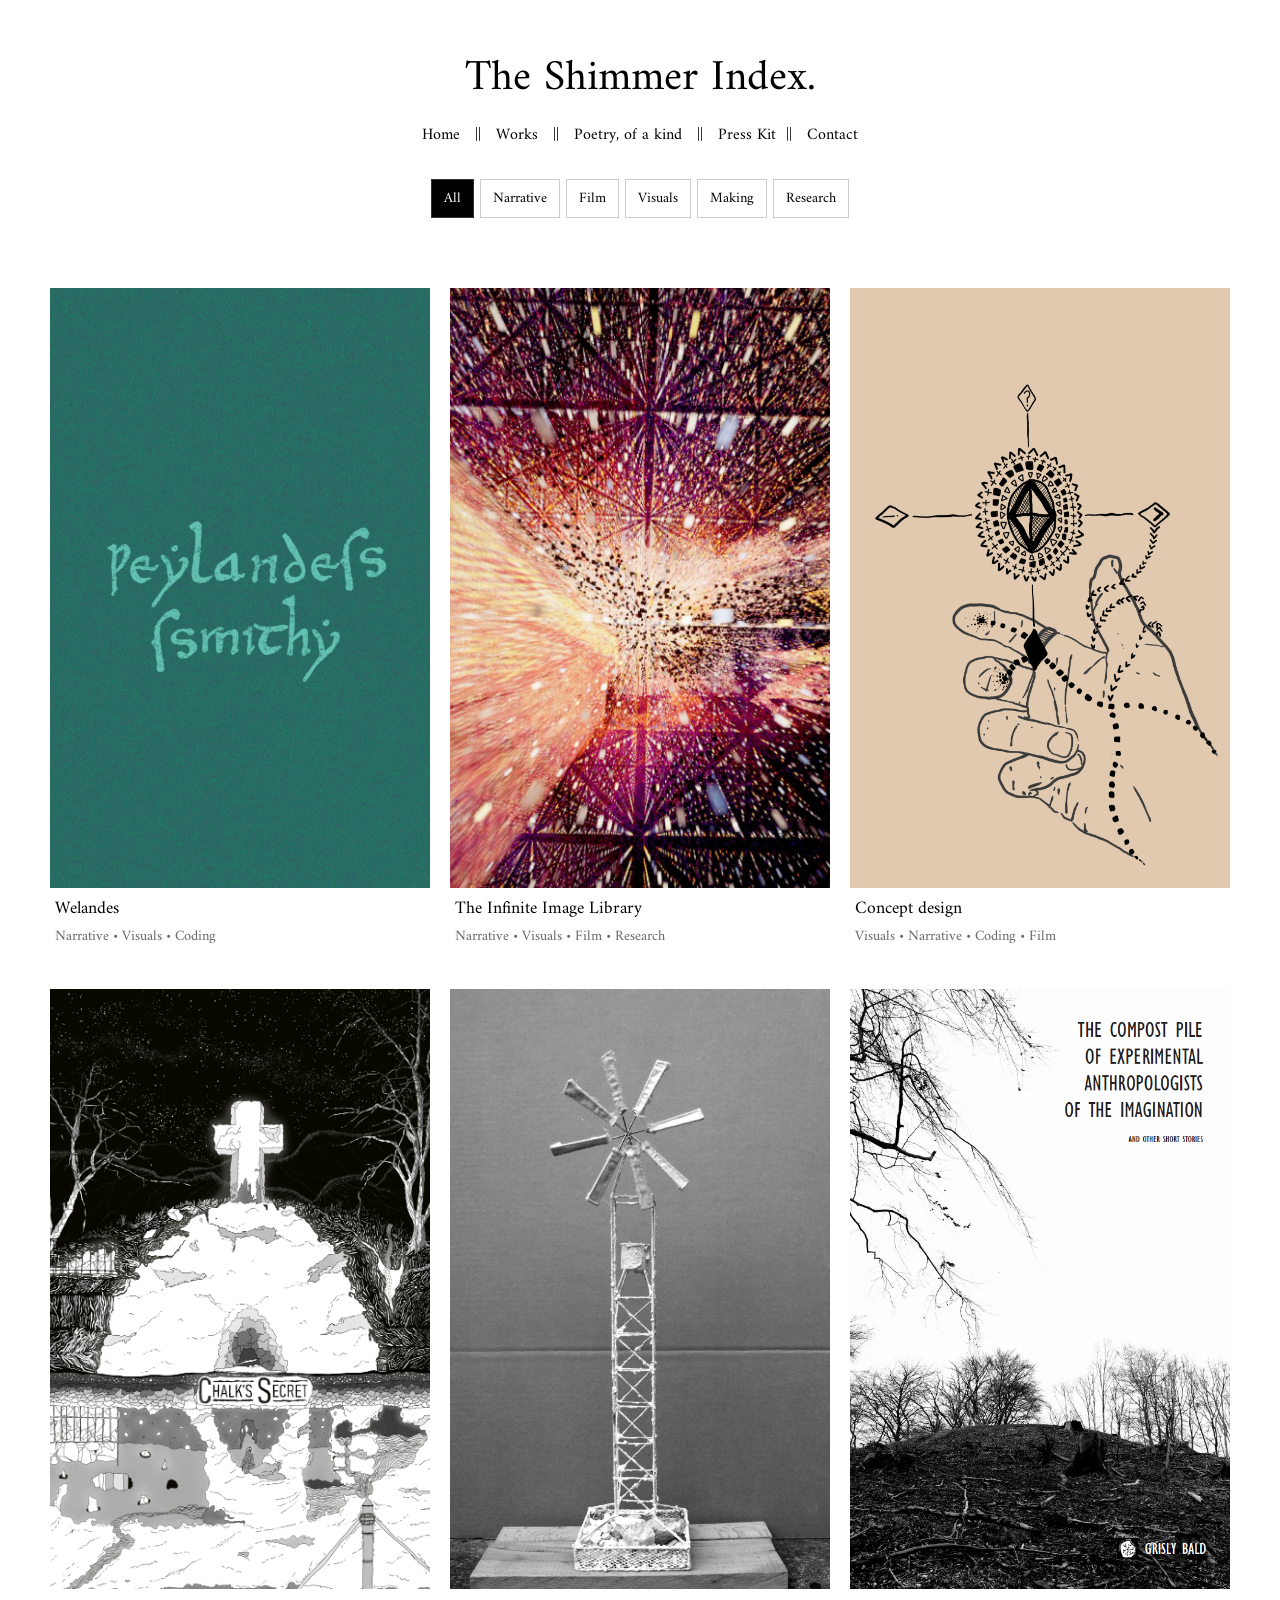
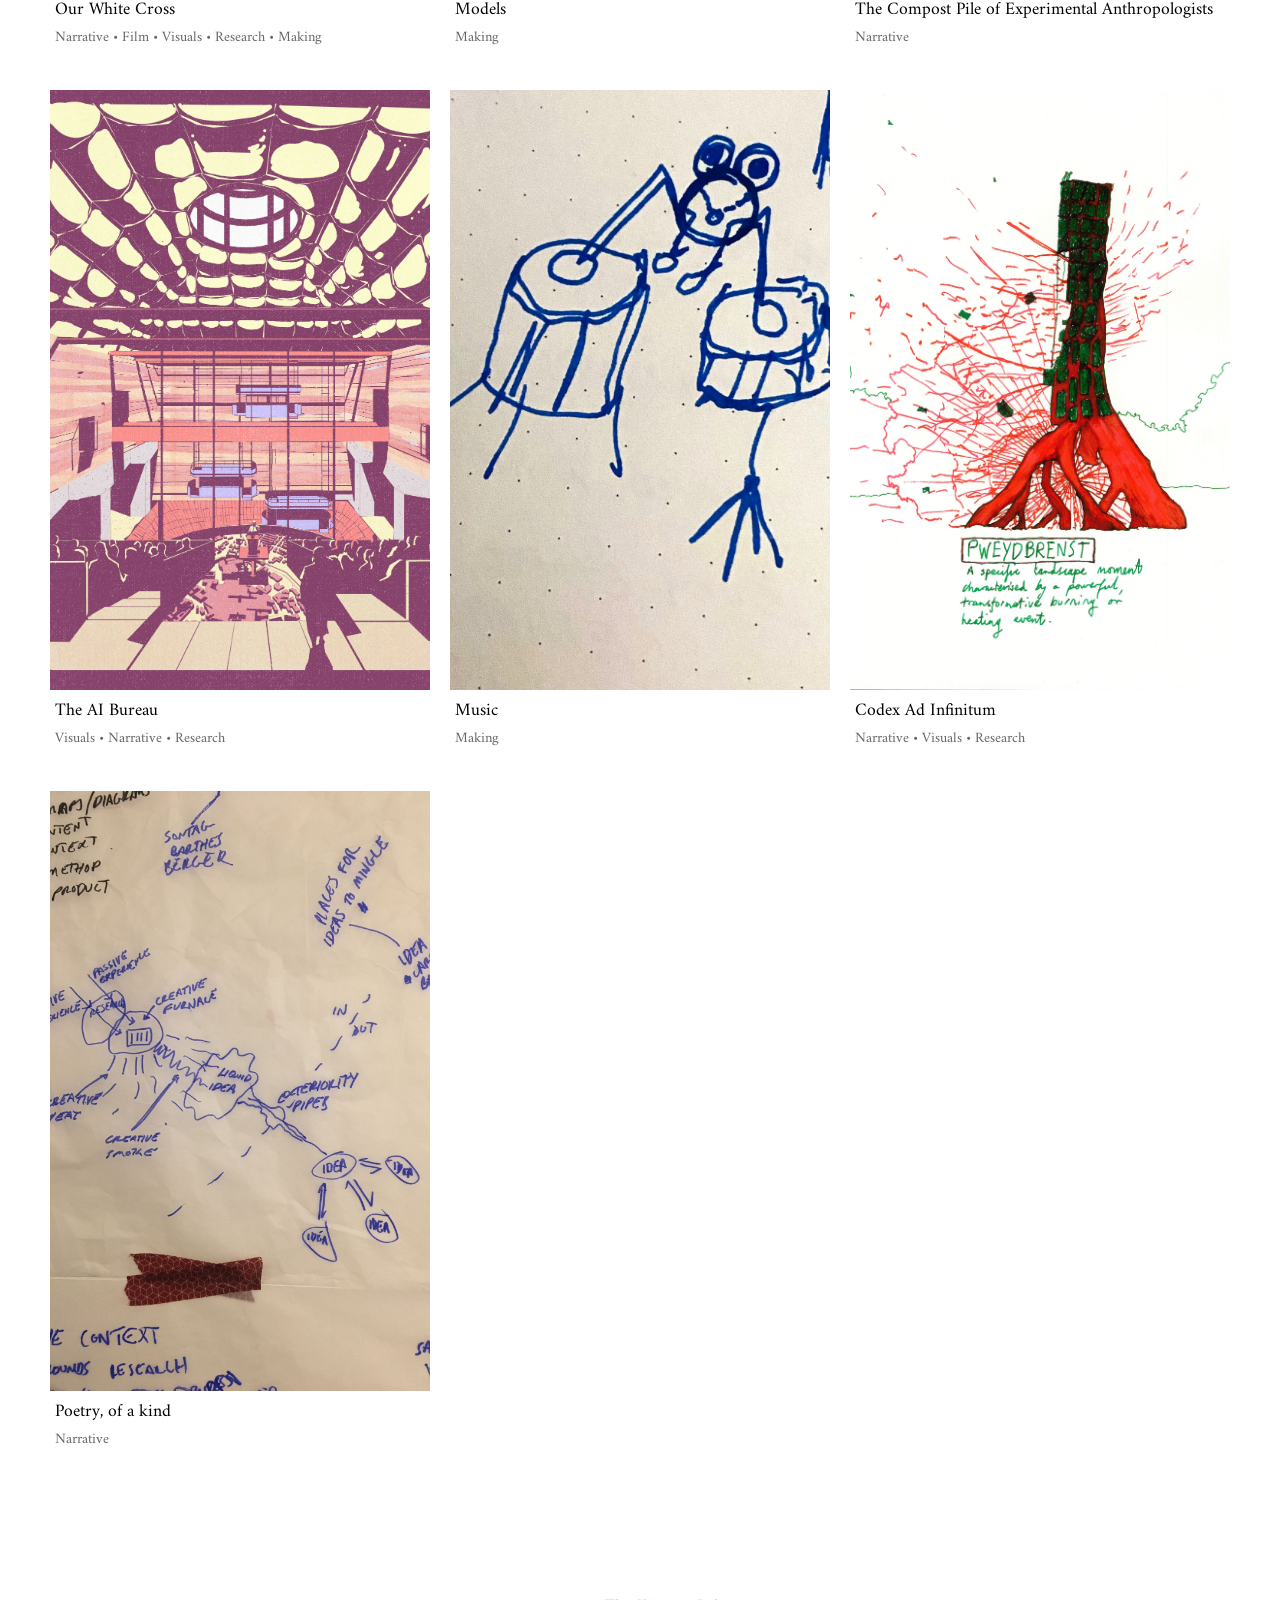
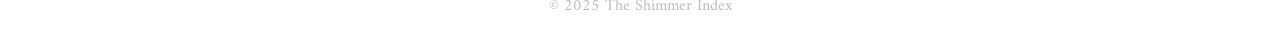
<file: works.html>
<!DOCTYPE html>
<html lang="en">
<head>
  <meta charset="UTF-8">
  <meta name="viewport" content="width=device-width, initial-scale=1.0">
  <title>The Shimmer Index – Works</title>
  <link rel="stylesheet" href="style.css">
  <link rel="preconnect" href="https://fonts.googleapis.com">
  <link rel="preconnect" href="https://fonts.gstatic.com" crossorigin>
  <link href="https://fonts.googleapis.com/css2?family=Amiri:ital,wght@0,400;0,700;1,400;1,700&display=swap" rel="stylesheet">
</head>
<body>
  <header>
    <h1>The Shimmer Index.</h1>
    <nav>
      <a href="index.html">Home</a> ||   
      <a href="works.html" class="active">Works</a> ||
      <a href="poetry.html">Poetry, of a kind</a> ||
      <a href="presskit.html">Press Kit</a>||
      <a href="contact.html">Contact</a>
    </nav>
  </header>

  <main class="works-page">

    <!-- Filter tags -->
    <div class="filter-bar">
      <button class="filter-btn active" data-filter="all">All</button>
      <button class="filter-btn" data-filter="Narrative">Narrative</button>
      <button class="filter-btn" data-filter="Film">Film</button>
      <button class="filter-btn" data-filter="Visuals">Visuals</button>
      <button class="filter-btn" data-filter="Making">Making</button>
      <button class="filter-btn" data-filter="Research">Research</button>
    </div>

    <!-- Projects Grid -->
    <section class="projects-grid">

      <article class="project Narrative Visuals Coding">
        <a href="works-welandes.html">
          <img src="works-welandes/Welandes Smithy 2.jpg" alt="Welandes cover">
          <h3>Welandes</h3>
          <p class="project-tags">Narrative • Visuals • Coding  </p>
        </a>
      </article>


      <article class="project Narrative Visuals Film Research">
        <a href="works-IIL.html">
          <img src="works-iil/cover 6.jpg" alt="The Infinite Image Library">
          <h3>The Infinite Image Library</h3>
          <p class="project-tags">Narrative • Visuals • Film • Research  </p>
        </a>
      </article>


      <article class="project Visuals Narrative Coding Film">
        <a href="works-concept.html">
          <img src="works-concept/1.png" alt="Concept design">
          <h3>Concept design</h3>
          <p class="project-tags">Visuals • Narrative • Coding • Film</p>
        </a>
      </article>


      <article class="project Narrative Film Visuals Research Making">
        <a href="works-cross.html">
          <img src="works-cross/3.png" alt="Our White Cross">
          <h3>Our White Cross</h3>
          <p class="project-tags">Narrative • Film • Visuals • Research • Making</p>
        </a>
      </article>

      <article class="project Making">
        <a href="works-models.html">
          <img src="works-models/1.jpg" alt="Making">
          <h3>Models</h3>
          <p class="project-tags">Making</p>
        </a>
      </article>

      <article class="project Narrative">
        <a href="works-compost.html">
          <img src="works-compost/compost.PNG" alt="Compost Pile cover">
          <h3>The Compost Pile of Experimental Anthropologists</h3>
          <p class="project-tags">Narrative</p>
        </a>
      </article>

      <article class="project Visuals Narrative Research">
        <a href="works-aibureau.html">
          <img src="works-aibureau/1.jpg" alt="The AI Bureau">
          <h3>The AI Bureau</h3>
          <p class="project-tags">Visuals • Narrative • Research</p>
        </a>
      </article>

      <article class="project Making">
        <a href="works-music.html">
          <img src="works-music/frog drum.jpeg" alt="Music">
          <h3>Music</h3>
          <p class="project-tags">Making</p>
        </a>
      </article>


      <article class="project Narrative Visuals Research">
        <a href="works-Codex.html">
          <img src="works-codex/codex.jpeg" alt="Codex Ad Infinitum">
          <h3>Codex Ad Infinitum</h3>
          <p class="project-tags">Narrative • Visuals • Research</p>
        </a>
      </article>

      <article class="project Narrative">
        <a href="poetry.html">
          <img src="works-poetry/idea machine.jpg" alt="Poetry">
          <h3>Poetry, of a kind</h3>
          <p class="project-tags">Narrative</p>
        </a>
      </article>


    </section>
  </main>

  <footer>
    <p>© 2025 The Shimmer Index</p>
  </footer>

<script>
document.addEventListener('DOMContentLoaded', () => {
  const buttons = document.querySelectorAll('.filter-btn');
  const projects = document.querySelectorAll('.projects-grid .project');

  buttons.forEach(btn => {
    btn.addEventListener('click', () => {

      buttons.forEach(b => b.classList.remove('active'));
      btn.classList.add('active');

      const filter = btn.getAttribute('data-filter'); 

      projects.forEach(project => {

        if (filter === 'all') {
          project.classList.remove('hidden');
          return;
        }

        if (project.classList.contains(filter)) {
          project.classList.remove('hidden');
        } else {
          project.classList.add('hidden');
        }
      });
    });
  });
});
</script>

</body>
</html>
</file>
<file: style.css>
/* General styles */
body {
  font-family: Amiri, serif;
  margin: 0;
  padding: 0;
  text-align: center;
  background-color: #ffffff;
  color: rgb(187, 187, 187);
  
}

footer{
  margin-top: 100px;
}


header {
  background: #ffffff;
  color: #000000;
  padding-top: 40px;
  padding-bottom: 10px;
}

nav a {
  color: rgb(0, 0, 0);
  text-decoration: none;
  margin: 0 10px;

}

main {
  padding: 0px;
}

/* Headings */

h1 {
  font-weight: 400;
  font-size: 2.7rem;
  margin-top: 0;
  margin-bottom: 5px;
  text-align: center;   /* Centers title on all devices */
  padding: 0 10px;      /* Adds a little breathing room left/right */
}

/* Responsive adjustment for smaller screens */
@media (max-width: 768px) {
  h1 {
    font-size: 2.3rem;   /* Smaller text on tablets/phones */
    padding: 0 15px;   /* More horizontal padding */
  }
}

@media (max-width: 480px) {
  h1 {
    font-size: 1.9rem; /* Even smaller for narrow phones */
    padding: 0 20px;
  }
}

h2 {
  margin-top: 0px;
  margin-bottom: 10px;
  font-weight: 500;
  font-size: 1.2rem;
  color:#000000;
  text-decoration:   underline blink;
}


h4{
  margin-top: 20px;
  margin-bottom: 0px;
  color:rgb(0, 0, 0);
  font-size: 1.1rem;
  text-decoration: none;
  font-weight: 100;

}


/* Remove underline from all text inside project links */
.project a {
  text-decoration: none;
  color: inherit;   /* makes link use surrounding text color */
}

/* Specific styles for the h3 title */
.project a h3 {
  font-style: normal;
  font-weight: normal;
  text-align: left;
  text-decoration: none;   /* ensures no underline */
  color: #000;
  margin-top: 5px;
  margin-bottom: 0px;
  margin-left: 5px;
}

.project a .project-tags {
  font-size: 0.9em;
  color: #666;
  text-decoration: none;
  text-align: left;
  margin-top:0px;
  margin-bottom: 20px;
  margin-left: 5px;
}

.works-page {
  max-width: 1200px;
  margin: 0 auto;
  padding: 20px;
  display: flex;
  flex-direction: column;
  gap: 60px; /* space between projects */
}

/* Each project block */
.work {
  display: grid;
  grid-template-columns: 1fr 2fr; /* left = 1/3, right = 2/3 */
  gap: 30px;
  align-items: flex-start; /* align text to top of media */
}

.work-media {
  display: flex;
  flex-direction: column; /* stack children vertically */
  gap: 20px;              /* optional: space between each item */
}

.media-image {
  width: 100%;   /* make images fill container width */
  height: auto;  /* keep aspect ratio */
}


/* Media images */
.media-image {
  max-width: 100%;
  height: auto;
}

.video-container {
  position: relative;
  width: 100%;
  max-width: 800px;   /* Limit size on large screens */
  margin: 0 auto;     /* Center horizontally */
  overflow: hidden;
}

.video-container video {
  width: 100%;
  height: auto;
  display: block;
}

/* Mobile adjustment */
@media (max-width: 768px) {
  .video-container {
    max-width: 100%;   /* Use full width on tablets/phones */
  }

  .video-container video {
    max-height: 50vh;  /* Limit vertical space */
    object-fit: cover;
  }
}





/* Video embed wrapper */
.video-wrapper {
  position: relative;
  padding-bottom: 56.25%; /* 16:9 ratio */
  height: 0;
  width: 100%;
  max-width: 800px;
  margin-bottom: 10px;
}
.video-wrapper iframe {
  position: absolute;
  top: 0; left: 0;
  width: 100%;
  height: 100%;
  border: none;
}

.zine-wrapper {
  width: 100%;
  max-width: 1000px;  /* wider than video */
  height: 800px;      /* taller so the PDF is readable */
  margin: 0 auto;
}

.zine-wrapper iframe {
  width: 100%;
  height: 100%;
  border: none;
}


/* Responsive adjustments */
@media (max-width: 900px) {
  .work {
    grid-template-columns: 1fr; /* stack text above media */
    text-align: center;
  }
  .work-text {
    text-align: center;
  }
  .work-media {
    justify-content: center;
    max-width: 800px;
  }
}

.contact-words {
  color: black;
  text-align: center; /* center content, including image */
}

.contact-words img {
  width: 100%;        /* scale to container width */
  max-width: 500px;   /* prevent it from being too large on desktop */
  height: auto;       /* maintain aspect ratio */
  display: block;
  margin: 0 auto;     /* center the image */
}

/* Poetry Page */
.poetry-page {
  max-width: 800px;
  margin: 0 auto;
  padding: 20px 10px;
  display: flex;
  flex-direction: column;
  gap: 10px;
  text-align: left;
  color: black
}

.poem-entry {
  
  padding-left: 20px;
}

.poem-title {
  margin: 0;
  font-size: 1.8rem;
  text-decoration: none;   /* ensures no underline */
}



.poem-text {
  font-family: Amiri, serif;
  font-size: 1.1rem;
  line-height: 1.8;
  white-space: pre-wrap;   /* keeps line breaks */
  word-wrap: break-word;   /* wraps long lines */
}

hr {
  border: none;
  border-top: 1px solid #000000; /* first line */
  margin: 8px auto;
  width: 100%;
  position: relative;
}

hr::after {
  content: "";
  display: block;
  border-top: 1px solid #000000; /* second line */
  margin-top: 4px; /* distance between the two lines */
}


/* Grid Layout */
.projects-grid {
  display: grid;
  grid-template-columns: repeat(3, 1fr);
  row-gap: 20px;
  column-gap: 20px;
  max-width: 1200px;
  margin: 00px auto;
  padding: 0 10px;
}

.project {
  text-align: center;
}

.project img {
  width: 100%;
  height: 600px;         /* fixed height for consistency */
  object-fit: cover;     /* crops to fill box */
  border-radius: 0px;    /* optional rounded corners */
  display: block;
  transition: transform 0.3s ease;
}

.project:hover img {
  transform: scale(1.02);
}

.project h3 {
  margin-top: 12px;
  font-size: 1.1rem;
  margin-bottom: 5px;
}

.project-tags {
  font-size: 0.9rem;
  color: #999;
  margin-top: 4px;
}

/* Filter Bar */
.filter-bar {
  display: flex;
  flex-wrap: wrap;       /* Allows buttons to wrap onto multiple lines */
  justify-content: center; /* Center them nicely */
  gap: 6px;              /* Even spacing between buttons */
  margin: 0 0 10px;
  padding: 0 5px;
}

.filter-btn {
  background: none;
  border: 1px solid #ccc;
  padding: 6px 12px;
  cursor: pointer;
  border-radius: 0;
  font-size: 0.9rem;
  font-style: normal;
  font-family: Amiri, serif;
  color: #000;            /* Explicitly set text color to black */
  transition: all 0.2s ease;
  flex-shrink: 0;         /* Prevent buttons from squishing */
}

.filter-btn:hover {
  border-color: #000;
  color: #5f5f5f;
}

.filter-btn.active {
  background: #000;
  color: #fff;
  border-color: #333;
}


/* Responsive */
@media (max-width: 900px) {
  .projects-grid {
    grid-template-columns: repeat(2, 1fr);
  }
}

@media (max-width: 600px) {
  .projects-grid {
    grid-template-columns: 1fr;
  }
}

.work-detail {
  max-width: 1100px;
  margin: 60px auto;
  padding: 0 20px;
}

.work-layout {
  display: flex;
  flex-wrap: wrap;
  gap: 40px;
  align-items: flex-start;
}

.work-text-box {
  flex: 1 1 350px;
  background: #ffffff; /* box background */
  color: #000000;
  padding: 20px 24px;
  border-radius: 8px;
  text-align: left;
  box-shadow: 0 4px 10px rgba(102, 102, 102, 0.3);
}

.work-text-box h2 {
  margin-top: 0;
  margin-bottom: 10px;
}

.work-media-box {
  flex: 2 1 500px;
}

.work-media-box img,
.work-media-box iframe {
  width: 100%;
}

.back-button {
  display: inline-block;
  margin: 5px 0;
  padding: 3px 7px;
  border: 1px solid #000;
  font-size: 0.9em;
  font-style: italic;
  color: #000;
  text-decoration: none;
  transition: all 0.2s ease-in-out;
  margin-top: 20px;
}

.back-button:hover {
  background-color: #000;
  color: #fff;
}

.project.hidden {
  display: none !important;
}

.work-card {
  max-width: 900px;
  margin: 2rem auto;
  border: 1px solid #000000;
  background: #ffffff;
  display: flex;
  flex-direction: column;
  box-sizing: border-box;
}

.work-title {
  font-size: 1.2rem;
  text-align: center;
  color: #ffffff;
  margin: 0;
  padding: 0.25rem 0.5rem;
  border-bottom: 1px  solid #000;
  background: #000000
}

.work-description {
  font-family: Amiri, serif;
  font-style: normal;
  color: #000000;
  line-height: 1.5;
  text-align:justify;
  margin: 0;
  padding: 0.8rem 1.2rem;
  border-bottom: 1px solid #000;

}

.p1 {
  margin:0px;
}

.image-viewer,
.film-viewer {
  position: relative;
  width: 100%;
  height: 505px;                
  border-bottom: 1px solid #000;
  display: flex;
  justify-content: center;
  align-items: center;
  background: #000000;
  overflow: hidden;
}

.image-viewer-light,
.film-viewer-light {
  position: relative;
  width: 100%;
  height: 505px;                
  border-bottom: 1px solid #000;
  display: flex;
  justify-content: center;
  align-items: center;
  background: #fafafa;
  overflow: hidden;
}

/* Images inside the main viewers */
.image-viewer > img,
.image-viewer-light > img,
.film-viewer > img,
.film-viewer-light > img {
  max-width: 100%;
  max-height: 100%;
  object-fit: contain;
  display: block;
}


/* Dialog container */
#imageDialog {
  display: none;          /* hidden by default */
  padding: 0;
  border: none;
  background: rgba(0,0,0,0.85);
  width: 100vw;
  height: 100vh;
  justify-content: center;
  align-items: center;
  position: fixed;
  top: 0;
  left: 0;
  z-index: 1000;
}

#imageDialog[open] {
  display: flex;
}

/* Dialog image */
#dialog-image {
  max-width: 90%;       /* max width on desktop */
  max-height: 90%;      /* never taller than viewport */
  width: auto;
  height: auto;
  cursor: grab;
  transform-origin: center center;
  touch-action: none;
}

/* Mobile adjustments */
@media (max-width: 768px) {
  #dialog-image {
    max-width: 100vw;
    max-height: 100vh;

  }

}







.film-viewer iframe {
  width: 100%;
  height: 100%;
  border: none;
  object-fit: contain;
}

.work-viewer-zine {
  position: relative;
  width: 100%;
  height: 800px;         /* fixed viewing window */
  border-bottom: 1px solid #000;
  display: flex;
  justify-content: center;
  align-items: stretch;  /* let iframe stretch full height */
  background: #fafafa;
  overflow: auto;        /* enable scrolling inside */
}

.work-viewer-zine iframe {
  width: 100%;
  height: 100%;
  border: none;
}


.img-prev,
.img-next,
.film-prev,
.film-next,
.work-prev,
.work-next {
  position: absolute;
  top: 50%;
  transform: translateY(-50%);
  background: rgba(255,255,255,0.8);
  border: 0px solid #000;
  padding: 0.25rem 0.5rem;
  cursor: pointer;
  font-size: 1.2rem;
  line-height: 1;
  z-index: 2;
  color:#000;
}

.img-prev,
.film-prev,
.work-prev { left: 0rem; }
.img-next,
.film-next,
.work-next { right: 0rem; }

.img-prev:hover,
.img-next:hover,
.film-prev:hover,
.film-next:hover,
.work-prev:hover,
.work-next:hover {
  background: #000;
  color: #fff;
}

.film-caption,
.work-caption {
  text-align: center;
  font-size: 0.9rem;
  color: #303030;
  font-style: normal;
  margin: 0;
  padding: 0.5rem 1rem;
  border-bottom: 1px solid #000;
}

.work-thumbnails {
  display: flex;
  flex-wrap: wrap;         /* let thumbnails wrap onto new rows */
  justify-content: center; /* center them neatly */
  gap: 8px;                /* even spacing between thumbnails */
  padding: 10px;

  border-top: none;
  box-sizing: border-box;  /* keep padding inside container width */
}

.work-thumbnails img {
  width: 120px;
  height: 120px;
  object-fit: cover;
  cursor: pointer;
  opacity: 0.7;
  transition: opacity 0.2s;
  background: #fafafa;
}

.work-thumbnails img:last-child {
  border-right: none;
}

.work-thumbnails img.active,
.work-thumbnails img:hover {
  opacity: 1;
}
</file>
